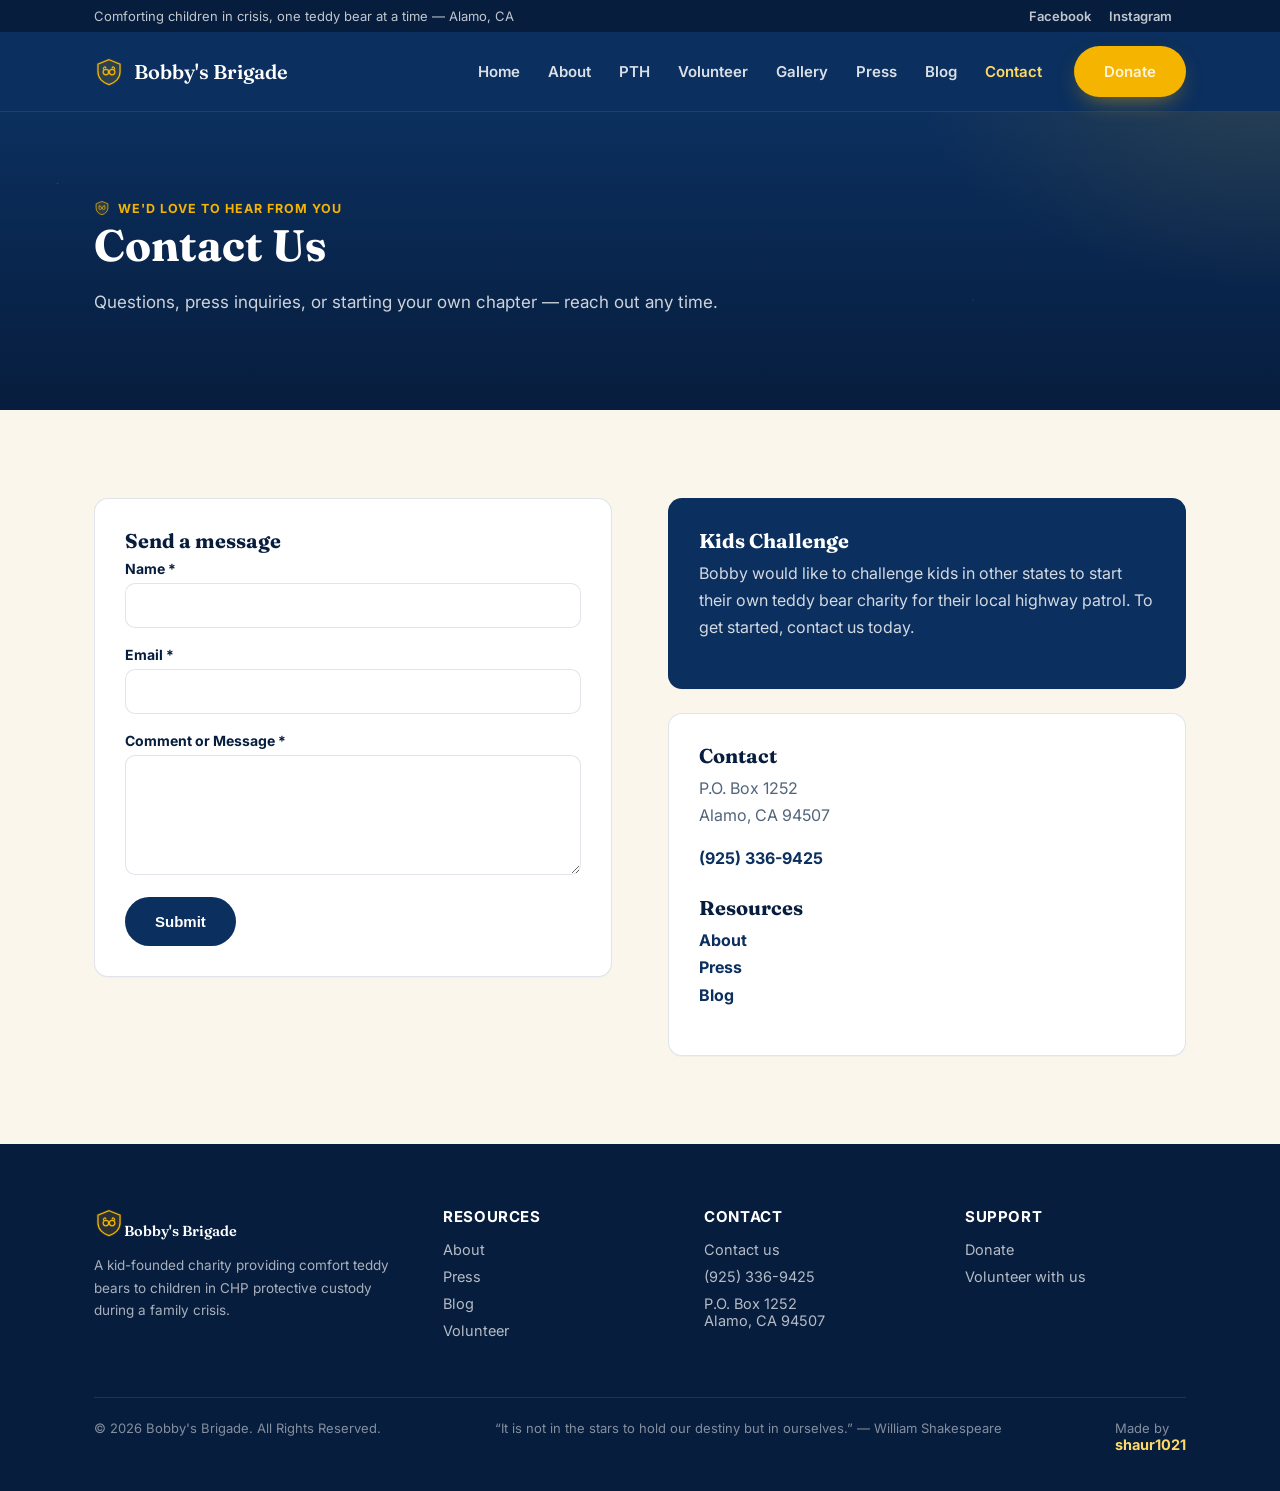
<file: contact.html>
<!DOCTYPE html>
<html lang="en">
<head>
<meta charset="UTF-8">
<meta name="viewport" content="width=device-width, initial-scale=1.0">
<title>Contact | Bobby's Brigade</title>
<meta name="description" content="Get in touch with Bobby's Brigade — questions, press inquiries, or starting your own chapter.">
<link rel="canonical" href="https://www.bobbysbrigade.com/contact">
<meta property="og:type" content="website">
<meta property="og:title" content="Contact | Bobby's Brigade">
<meta property="og:description" content="Get in touch with Bobby's Brigade — questions, press inquiries, or starting your own chapter.">
<meta property="og:url" content="https://www.bobbysbrigade.com/contact">
<meta property="og:site_name" content="Bobby's Brigade">
<meta property="og:image" content="https://www.bobbysbrigade.com/assets/img/og-image.png">
<meta name="twitter:card" content="summary_large_image">
<meta name="twitter:title" content="Contact | Bobby's Brigade">
<meta name="twitter:description" content="Get in touch with Bobby's Brigade — questions, press inquiries, or starting your own chapter.">
<meta name="twitter:image" content="https://www.bobbysbrigade.com/assets/img/og-image.png">
<link rel="icon" type="image/svg+xml" href="assets/img/favicon.svg">
<link rel="apple-touch-icon" href="assets/img/favicon.svg">
<meta name="theme-color" content="#0b2f5e">
<script type="application/ld+json">
{
  "@context": "https://schema.org",
  "@type": "NGO",
  "name": "Bobby's Brigade",
  "url": "https://www.bobbysbrigade.com",
  "logo": "https://www.bobbysbrigade.com/assets/img/favicon.svg",
  "description": "Bobby's Brigade provides comfort teddy bear care packages for children in California Highway Patrol protective custody during a family crisis.",
  "address": {
    "@type": "PostalAddress",
    "postOfficeBoxNumber": "1252",
    "addressLocality": "Alamo",
    "addressRegion": "CA",
    "postalCode": "94507",
    "addressCountry": "US"
  },
  "telephone": "+1-925-336-9425",
  "sameAs": [
    "https://www.facebook.com/BobbysCHPbrigade/",
    "https://www.instagram.com/BobbyandDadsworld/"
  ]
}
</script>
<script type="application/ld+json">
{
  "@context": "https://schema.org",
  "@type": "WebPage",
  "name": "Contact | Bobby's Brigade",
  "description": "Get in touch with Bobby's Brigade — questions, press inquiries, or starting your own chapter.",
  "url": "https://www.bobbysbrigade.com/contact",
  "isPartOf": { "@type": "WebSite", "name": "Bobby's Brigade", "url": "https://www.bobbysbrigade.com" }
}
</script>
<link rel="preconnect" href="https://fonts.googleapis.com">
<link rel="preconnect" href="https://fonts.gstatic.com" crossorigin>
<link href="https://fonts.googleapis.com/css2?family=Fraunces:opsz,wght@9..144,500;9..144,600;9..144,700&family=Inter:wght@400;500;600;700;800&display=swap" rel="stylesheet">
<link rel="stylesheet" href="assets/css/style.css">

</head>
<body>
<header class="site-header">
  <div class="topline">
    <div class="container">
      <span>Comforting children in crisis, one teddy bear at a time — Alamo, CA</span>
      <span class="social">
        <a href="https://www.facebook.com/BobbysCHPbrigade/" target="_blank" rel="noopener">Facebook</a>
        <a href="https://www.instagram.com/BobbyandDadsworld/" target="_blank" rel="noopener">Instagram</a>
      </span>
    </div>
  </div>
  <nav class="main-nav">
    <div class="container">
      <a href="/" class="brand"><svg class="badge-mark" viewBox="0 0 48 48" fill="none" xmlns="http://www.w3.org/2000/svg" aria-hidden="true">
<path d="M24 2 L44 10 V24 C44 35 35.5 43.5 24 46.5 C12.5 43.5 4 35 4 24 V10 Z" fill="currentColor" opacity="0.14"/>
<path d="M24 4.4 L41.6 11.4 V24 C41.6 33.8 34.1 41.3 24 44.1 C13.9 41.3 6.4 33.8 6.4 24 V11.4 Z" stroke="currentColor" stroke-width="2"/>
<circle cx="19" cy="24" r="4.4" stroke="currentColor" stroke-width="2"/>
<circle cx="29" cy="24" r="4.4" stroke="currentColor" stroke-width="2"/>
<path d="M15 19 C15.5 15.5 18 15 19 17.5" stroke="currentColor" stroke-width="2" stroke-linecap="round"/>
<path d="M33 19 C32.5 15.5 30 15 29 17.5" stroke="currentColor" stroke-width="2" stroke-linecap="round"/>
</svg>Bobby's Brigade</a>
      <button class="nav-toggle" aria-label="Toggle menu" aria-expanded="false">&#9776;</button>
      <div class="nav-links">
        <a href="/">Home</a>
<a href="/about">About</a>
<a href="/pth">PTH</a>
<a href="/volunteer">Volunteer</a>
<a href="/gallery">Gallery</a>
<a href="/press">Press</a>
<a href="/blog">Blog</a>
<a href="/contact" style="color:var(--gold-light)">Contact</a>
        <a href="/donate" class="btn btn-gold">Donate</a>
      </div>
    </div>
  </nav>
</header>


<section class="page-hero">
  <div class="container">
    <div class="eyebrow"><svg class="badge-mark" viewBox="0 0 48 48" fill="none" xmlns="http://www.w3.org/2000/svg" aria-hidden="true">
<path d="M24 2 L44 10 V24 C44 35 35.5 43.5 24 46.5 C12.5 43.5 4 35 4 24 V10 Z" fill="currentColor" opacity="0.14"/>
<path d="M24 4.4 L41.6 11.4 V24 C41.6 33.8 34.1 41.3 24 44.1 C13.9 41.3 6.4 33.8 6.4 24 V11.4 Z" stroke="currentColor" stroke-width="2"/>
<circle cx="19" cy="24" r="4.4" stroke="currentColor" stroke-width="2"/>
<circle cx="29" cy="24" r="4.4" stroke="currentColor" stroke-width="2"/>
<path d="M15 19 C15.5 15.5 18 15 19 17.5" stroke="currentColor" stroke-width="2" stroke-linecap="round"/>
<path d="M33 19 C32.5 15.5 30 15 29 17.5" stroke="currentColor" stroke-width="2" stroke-linecap="round"/>
</svg>We'd love to hear from you</div>
    <h1>Contact Us</h1>
    <p>Questions, press inquiries, or starting your own chapter &mdash; reach out any time.</p>
  </div>
</section>
<section>
  <div class="container">
    <div class="grid grid-2" style="gap:56px;align-items:start;">
      <div class="card" data-reveal>
        <h3>Send a message</h3>
        <form action="https://formsubmit.co/mark@bobbysbrigade.com" method="POST">
          <div class="form-field">
            <label for="name">Name *</label>
            <input type="text" id="name" name="name" required>
          </div>
          <div class="form-field">
            <label for="email">Email *</label>
            <input type="email" id="email" name="email" required>
          </div>
          <div class="form-field">
            <label for="message">Comment or Message *</label>
            <textarea id="message" name="message" required></textarea>
          </div>
          <button type="submit" class="btn btn-navy">Submit</button>
        </form>
      </div>
      <div data-reveal>
        <div class="card" style="background:var(--navy);color:var(--white);margin-bottom:24px;">
          <h3 style="color:var(--white);">Kids Challenge</h3>
          <p style="color:rgba(255,255,255,.82);">Bobby would like to challenge kids in other states to start their own teddy bear charity for their local highway patrol. To get started, contact us today.</p>
        </div>
        <div class="card">
          <h3>Contact</h3>
          <p>P.O. Box 1252<br>Alamo, CA 94507</p>
          <p><a href="tel:925-336-9425" style="color:var(--navy);font-weight:700;">(925) 336-9425</a></p>
          <h3 style="margin-top:24px;">Resources</h3>
          <p>
            <a href="/about" style="color:var(--navy);font-weight:700;display:block;">About</a>
            <a href="/press" style="color:var(--navy);font-weight:700;display:block;">Press</a>
            <a href="/blog" style="color:var(--navy);font-weight:700;display:block;">Blog</a>
          </p>
        </div>
      </div>
    </div>
  </div>
</section>


<footer class="site-footer">
  <div class="container">
    <div class="grid-4">
      <div>
        <a href="/" class="brand" style="color:var(--white);"><svg class="badge-mark" viewBox="0 0 48 48" fill="none" xmlns="http://www.w3.org/2000/svg" aria-hidden="true">
<path d="M24 2 L44 10 V24 C44 35 35.5 43.5 24 46.5 C12.5 43.5 4 35 4 24 V10 Z" fill="currentColor" opacity="0.14"/>
<path d="M24 4.4 L41.6 11.4 V24 C41.6 33.8 34.1 41.3 24 44.1 C13.9 41.3 6.4 33.8 6.4 24 V11.4 Z" stroke="currentColor" stroke-width="2"/>
<circle cx="19" cy="24" r="4.4" stroke="currentColor" stroke-width="2"/>
<circle cx="29" cy="24" r="4.4" stroke="currentColor" stroke-width="2"/>
<path d="M15 19 C15.5 15.5 18 15 19 17.5" stroke="currentColor" stroke-width="2" stroke-linecap="round"/>
<path d="M33 19 C32.5 15.5 30 15 29 17.5" stroke="currentColor" stroke-width="2" stroke-linecap="round"/>
</svg>Bobby's Brigade</a>
        <p class="small" style="color:rgba(255,255,255,.65);max-width:36ch;">A kid-founded charity providing comfort teddy bears to children in CHP protective custody during a family crisis.</p>
      </div>
      <div>
        <h4>Resources</h4>
        <a href="/about">About</a>
        <a href="/press">Press</a>
        <a href="/blog">Blog</a>
        <a href="/volunteer">Volunteer</a>
      </div>
      <div>
        <h4>Contact</h4>
        <a href="/contact">Contact us</a>
        <a href="tel:925-336-9425">(925) 336-9425</a>
        <span style="display:block;font-size:14.5px;color:rgba(255,255,255,.7);">P.O. Box 1252<br>Alamo, CA 94507</span>
      </div>
      <div>
        <h4>Support</h4>
        <a href="/donate">Donate</a>
        <a href="/volunteer">Volunteer with us</a>
      </div>
    </div>
    <div class="footer-bottom">
      <span>&copy; 2026 Bobby's Brigade. All Rights Reserved.</span>
      <span>&ldquo;It is not in the stars to hold our destiny but in ourselves.&rdquo; &mdash; William Shakespeare</span>
      <span>Made by <a href="/made-by" style="color:var(--gold-light);font-weight:700;">shaur1021</a></span>
    </div>
  </div>
</footer>

<script src="assets/js/main.js"></script>

</body>
</html>
</file>
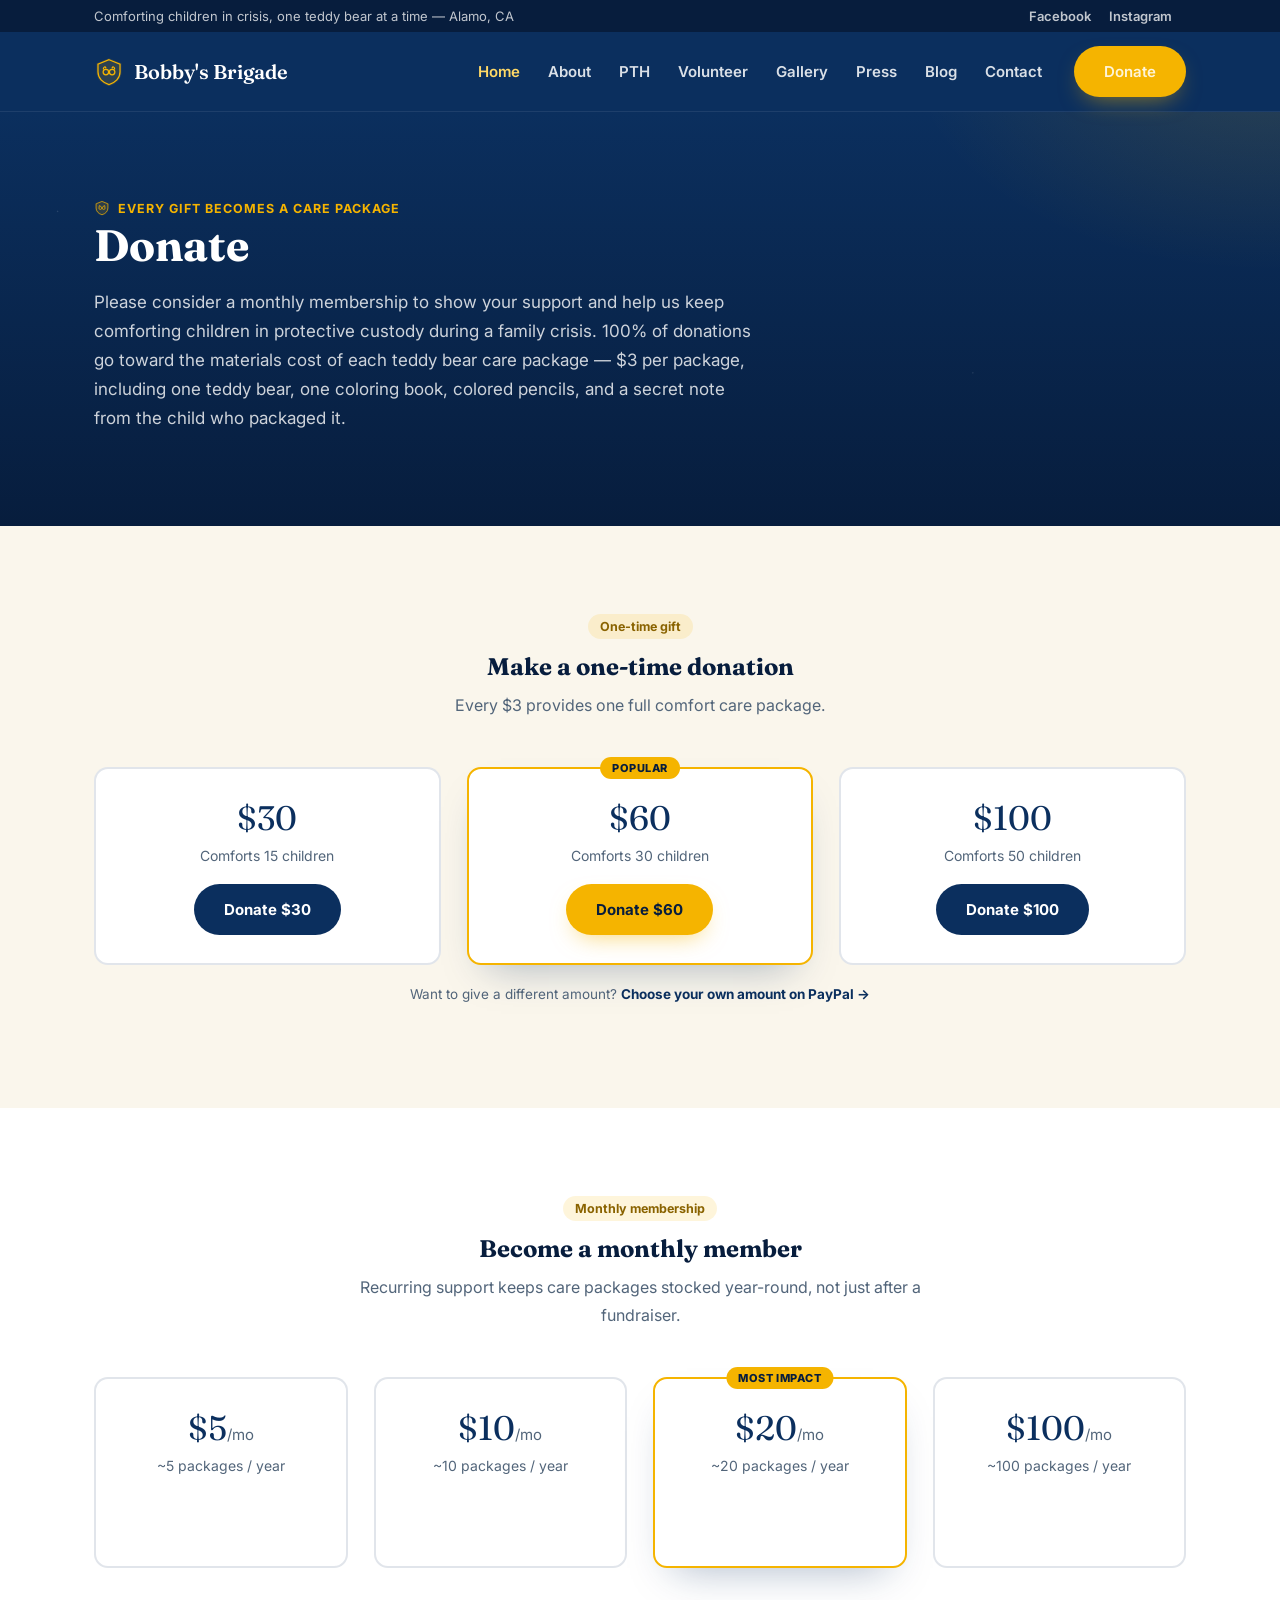
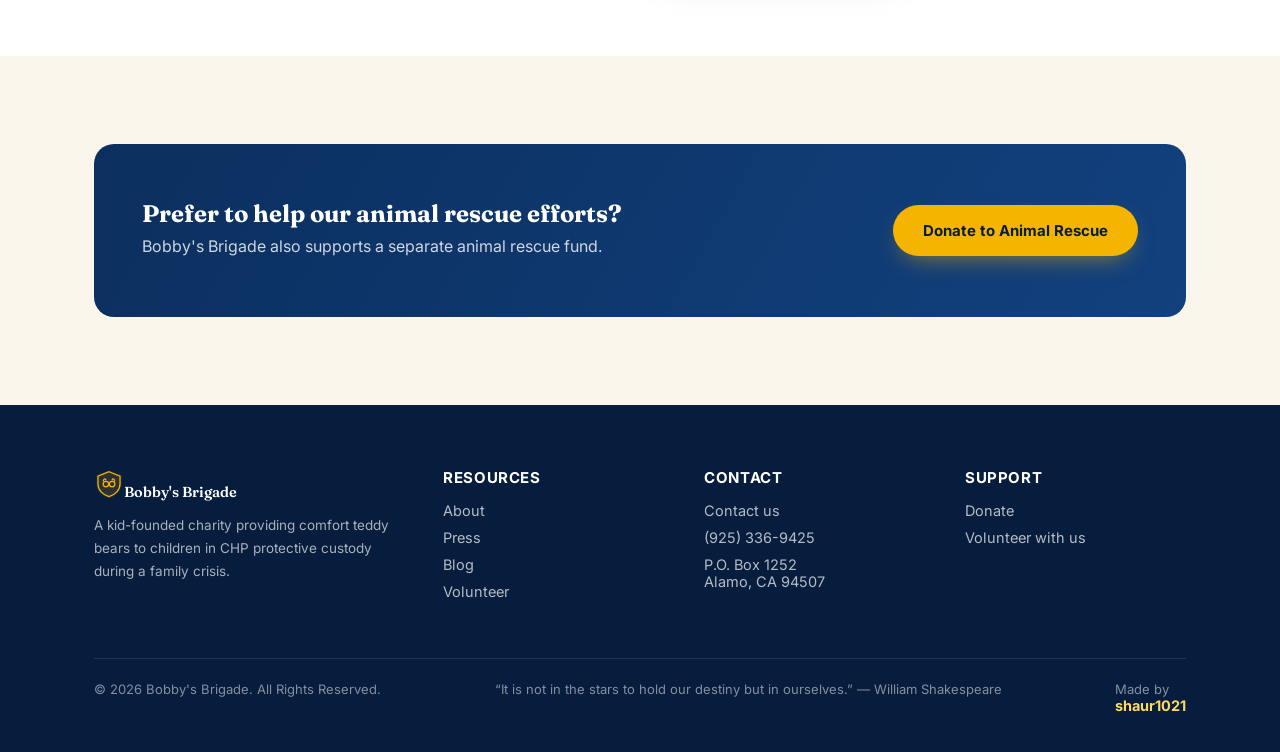
<file: donate.html>
<!DOCTYPE html>
<html lang="en">
<head>
<meta charset="UTF-8">
<meta name="viewport" content="width=device-width, initial-scale=1.0">
<title>Donate | Bobby's Brigade</title>
<meta name="description" content="Support Bobby's Brigade with a one-time gift or monthly membership — every $3 funds one comfort care package for a child in crisis.">
<link rel="canonical" href="https://www.bobbysbrigade.com/donate">
<meta property="og:type" content="website">
<meta property="og:title" content="Donate | Bobby's Brigade">
<meta property="og:description" content="Support Bobby's Brigade with a one-time gift or monthly membership — every $3 funds one comfort care package for a child in crisis.">
<meta property="og:url" content="https://www.bobbysbrigade.com/donate">
<meta property="og:site_name" content="Bobby's Brigade">
<meta property="og:image" content="https://www.bobbysbrigade.com/assets/img/og-image.png">
<meta name="twitter:card" content="summary_large_image">
<meta name="twitter:title" content="Donate | Bobby's Brigade">
<meta name="twitter:description" content="Support Bobby's Brigade with a one-time gift or monthly membership — every $3 funds one comfort care package for a child in crisis.">
<meta name="twitter:image" content="https://www.bobbysbrigade.com/assets/img/og-image.png">
<link rel="icon" type="image/svg+xml" href="assets/img/favicon.svg">
<link rel="apple-touch-icon" href="assets/img/favicon.svg">
<meta name="theme-color" content="#0b2f5e">
<script type="application/ld+json">
{
  "@context": "https://schema.org",
  "@type": "NGO",
  "name": "Bobby's Brigade",
  "url": "https://www.bobbysbrigade.com",
  "logo": "https://www.bobbysbrigade.com/assets/img/favicon.svg",
  "description": "Bobby's Brigade provides comfort teddy bear care packages for children in California Highway Patrol protective custody during a family crisis.",
  "address": {
    "@type": "PostalAddress",
    "postOfficeBoxNumber": "1252",
    "addressLocality": "Alamo",
    "addressRegion": "CA",
    "postalCode": "94507",
    "addressCountry": "US"
  },
  "telephone": "+1-925-336-9425",
  "sameAs": [
    "https://www.facebook.com/BobbysCHPbrigade/",
    "https://www.instagram.com/BobbyandDadsworld/"
  ]
}
</script>
<script type="application/ld+json">
{
  "@context": "https://schema.org",
  "@type": "WebPage",
  "name": "Donate | Bobby's Brigade",
  "description": "Support Bobby's Brigade with a one-time gift or monthly membership — every $3 funds one comfort care package for a child in crisis.",
  "url": "https://www.bobbysbrigade.com/donate",
  "isPartOf": { "@type": "WebSite", "name": "Bobby's Brigade", "url": "https://www.bobbysbrigade.com" }
}
</script>
<link rel="preconnect" href="https://fonts.googleapis.com">
<link rel="preconnect" href="https://fonts.gstatic.com" crossorigin>
<link href="https://fonts.googleapis.com/css2?family=Fraunces:opsz,wght@9..144,500;9..144,600;9..144,700&family=Inter:wght@400;500;600;700;800&display=swap" rel="stylesheet">
<link rel="stylesheet" href="assets/css/style.css">

</head>
<body>
<header class="site-header">
  <div class="topline">
    <div class="container">
      <span>Comforting children in crisis, one teddy bear at a time — Alamo, CA</span>
      <span class="social">
        <a href="https://www.facebook.com/BobbysCHPbrigade/" target="_blank" rel="noopener">Facebook</a>
        <a href="https://www.instagram.com/BobbyandDadsworld/" target="_blank" rel="noopener">Instagram</a>
      </span>
    </div>
  </div>
  <nav class="main-nav">
    <div class="container">
      <a href="/" class="brand"><svg class="badge-mark" viewBox="0 0 48 48" fill="none" xmlns="http://www.w3.org/2000/svg" aria-hidden="true">
<path d="M24 2 L44 10 V24 C44 35 35.5 43.5 24 46.5 C12.5 43.5 4 35 4 24 V10 Z" fill="currentColor" opacity="0.14"/>
<path d="M24 4.4 L41.6 11.4 V24 C41.6 33.8 34.1 41.3 24 44.1 C13.9 41.3 6.4 33.8 6.4 24 V11.4 Z" stroke="currentColor" stroke-width="2"/>
<circle cx="19" cy="24" r="4.4" stroke="currentColor" stroke-width="2"/>
<circle cx="29" cy="24" r="4.4" stroke="currentColor" stroke-width="2"/>
<path d="M15 19 C15.5 15.5 18 15 19 17.5" stroke="currentColor" stroke-width="2" stroke-linecap="round"/>
<path d="M33 19 C32.5 15.5 30 15 29 17.5" stroke="currentColor" stroke-width="2" stroke-linecap="round"/>
</svg>Bobby's Brigade</a>
      <button class="nav-toggle" aria-label="Toggle menu" aria-expanded="false">&#9776;</button>
      <div class="nav-links">
        <a href="/" style="color:var(--gold-light)">Home</a>
<a href="/about">About</a>
<a href="/pth">PTH</a>
<a href="/volunteer">Volunteer</a>
<a href="/gallery">Gallery</a>
<a href="/press">Press</a>
<a href="/blog">Blog</a>
<a href="/contact">Contact</a>
        <a href="/donate" class="btn btn-gold">Donate</a>
      </div>
    </div>
  </nav>
</header>


<section class="page-hero">
  <div class="container">
    <div class="eyebrow"><svg class="badge-mark" viewBox="0 0 48 48" fill="none" xmlns="http://www.w3.org/2000/svg" aria-hidden="true">
<path d="M24 2 L44 10 V24 C44 35 35.5 43.5 24 46.5 C12.5 43.5 4 35 4 24 V10 Z" fill="currentColor" opacity="0.14"/>
<path d="M24 4.4 L41.6 11.4 V24 C41.6 33.8 34.1 41.3 24 44.1 C13.9 41.3 6.4 33.8 6.4 24 V11.4 Z" stroke="currentColor" stroke-width="2"/>
<circle cx="19" cy="24" r="4.4" stroke="currentColor" stroke-width="2"/>
<circle cx="29" cy="24" r="4.4" stroke="currentColor" stroke-width="2"/>
<path d="M15 19 C15.5 15.5 18 15 19 17.5" stroke="currentColor" stroke-width="2" stroke-linecap="round"/>
<path d="M33 19 C32.5 15.5 30 15 29 17.5" stroke="currentColor" stroke-width="2" stroke-linecap="round"/>
</svg>Every gift becomes a care package</div>
    <h1>Donate</h1>
    <p>Please consider a monthly membership to show your support and help us keep comforting children in protective custody during a family crisis. 100% of donations go toward the materials cost of each teddy bear care package &mdash; $3 per package, including one teddy bear, one coloring book, colored pencils, and a secret note from the child who packaged it.</p>
  </div>
</section>

<section>
  <div class="container">
    <div class="section-head">
      <span class="tag-pill">One-time gift</span>
      <h2>Make a one-time donation</h2>
      <p>Every $3 provides one full comfort care package.</p>
    </div>
    <div class="grid grid-3">
      <div class="tier-card" data-reveal>
        <div class="amount">$30</div>
        <div class="impact">Comforts 15 children</div>
        <a class="btn btn-navy" href="https://www.paypal.com/donate?hosted_button_id=7FZ6WCZMBCP8Q" target="_blank" rel="noopener">Donate $30</a>
      </div>
      <div class="tier-card featured" data-reveal>
        <span class="tag">Popular</span>
        <div class="amount">$60</div>
        <div class="impact">Comforts 30 children</div>
        <a class="btn btn-gold" href="https://www.paypal.com/donate?hosted_button_id=7FZ6WCZMBCP8Q" target="_blank" rel="noopener">Donate $60</a>
      </div>
      <div class="tier-card" data-reveal>
        <div class="amount">$100</div>
        <div class="impact">Comforts 50 children</div>
        <a class="btn btn-navy" href="https://www.paypal.com/donate?hosted_button_id=7FZ6WCZMBCP8Q" target="_blank" rel="noopener">Donate $100</a>
      </div>
    </div>
    <p class="text-center small" style="margin-top:18px;">Want to give a different amount? <a href="https://www.paypal.com/donate?hosted_button_id=7FZ6WCZMBCP8Q" target="_blank" rel="noopener" style="color:var(--navy);font-weight:700;">Choose your own amount on PayPal &rarr;</a></p>
  </div>
</section>

<section style="background:var(--white);">
  <div class="container">
    <div class="section-head">
      <span class="tag-pill">Monthly membership</span>
      <h2>Become a monthly member</h2>
      <p>Recurring support keeps care packages stocked year-round, not just after a fundraiser.</p>
    </div>
    <div class="grid" style="grid-template-columns:repeat(4,1fr);">
      <div class="tier-card" data-reveal>
        <div class="amount">$5<span>/mo</span></div>
        <div class="impact">~5 packages / year</div>
        <div id="paypal-button-container-P-1RV99540C94716933MYNRHFA" class="donate-embed"></div>
      </div>
      <div class="tier-card" data-reveal>
        <div class="amount">$10<span>/mo</span></div>
        <div class="impact">~10 packages / year</div>
        <div id="paypal-button-container-P-13G7818964501841EMYNRLYQ" class="donate-embed"></div>
      </div>
      <div class="tier-card featured" data-reveal>
        <span class="tag">Most impact</span>
        <div class="amount">$20<span>/mo</span></div>
        <div class="impact">~20 packages / year</div>
        <div id="paypal-button-container-P-7WY01937BW2555921MYNRNEA" class="donate-embed"></div>
      </div>
      <div class="tier-card" data-reveal>
        <div class="amount">$100<span>/mo</span></div>
        <div class="impact">~100 packages / year</div>
        <div id="paypal-button-container-P-0MS253011N697771UMYOE3CA" class="donate-embed"></div>
      </div>
    </div>
  </div>
</section>

<section>
  <div class="container">
    <div class="cta-band" data-reveal>
      <div>
        <h2>Prefer to help our animal rescue efforts?</h2>
        <p>Bobby's Brigade also supports a separate animal rescue fund.</p>
      </div>
      <a href="https://www.paypal.com/donate?hosted_button_id=9VGA5BJ8H5PMY" target="_blank" rel="noopener" class="btn btn-gold">Donate to Animal Rescue</a>
    </div>
  </div>
</section>


<footer class="site-footer">
  <div class="container">
    <div class="grid-4">
      <div>
        <a href="/" class="brand" style="color:var(--white);"><svg class="badge-mark" viewBox="0 0 48 48" fill="none" xmlns="http://www.w3.org/2000/svg" aria-hidden="true">
<path d="M24 2 L44 10 V24 C44 35 35.5 43.5 24 46.5 C12.5 43.5 4 35 4 24 V10 Z" fill="currentColor" opacity="0.14"/>
<path d="M24 4.4 L41.6 11.4 V24 C41.6 33.8 34.1 41.3 24 44.1 C13.9 41.3 6.4 33.8 6.4 24 V11.4 Z" stroke="currentColor" stroke-width="2"/>
<circle cx="19" cy="24" r="4.4" stroke="currentColor" stroke-width="2"/>
<circle cx="29" cy="24" r="4.4" stroke="currentColor" stroke-width="2"/>
<path d="M15 19 C15.5 15.5 18 15 19 17.5" stroke="currentColor" stroke-width="2" stroke-linecap="round"/>
<path d="M33 19 C32.5 15.5 30 15 29 17.5" stroke="currentColor" stroke-width="2" stroke-linecap="round"/>
</svg>Bobby's Brigade</a>
        <p class="small" style="color:rgba(255,255,255,.65);max-width:36ch;">A kid-founded charity providing comfort teddy bears to children in CHP protective custody during a family crisis.</p>
      </div>
      <div>
        <h4>Resources</h4>
        <a href="/about">About</a>
        <a href="/press">Press</a>
        <a href="/blog">Blog</a>
        <a href="/volunteer">Volunteer</a>
      </div>
      <div>
        <h4>Contact</h4>
        <a href="/contact">Contact us</a>
        <a href="tel:925-336-9425">(925) 336-9425</a>
        <span style="display:block;font-size:14.5px;color:rgba(255,255,255,.7);">P.O. Box 1252<br>Alamo, CA 94507</span>
      </div>
      <div>
        <h4>Support</h4>
        <a href="/donate">Donate</a>
        <a href="/volunteer">Volunteer with us</a>
      </div>
    </div>
    <div class="footer-bottom">
      <span>&copy; 2026 Bobby's Brigade. All Rights Reserved.</span>
      <span>&ldquo;It is not in the stars to hold our destiny but in ourselves.&rdquo; &mdash; William Shakespeare</span>
      <span>Made by <a href="/made-by" style="color:var(--gold-light);font-weight:700;">shaur1021</a></span>
    </div>
  </div>
</footer>

<script src="assets/js/main.js"></script>
<script src="https://www.paypal.com/sdk/js?client-id=AZxRjSGWi1m3WRJkeefcQ-Ya4XdLqYVm-ex8j47kd6w-5vPggTIbXfaqVAFrZ6PCkea8sOEgkLfqPPGh&vault=true&intent=subscription" data-sdk-integration-source="button-factory"></script>
<script>
  function renderSub(planId, containerId){
    if (window.paypal && paypal.Buttons) {
      paypal.Buttons({
        style: { shape: 'pill', color: 'gold', layout: 'vertical', label: 'subscribe' },
        createSubscription: function(data, actions) {
          return actions.subscription.create({ plan_id: planId });
        },
        onApprove: function(data) {
          window.location.href = '/thank-you';
        }
      }).render('#' + containerId);
    }
  }
  window.addEventListener('load', function () {
    renderSub('P-1RV99540C94716933MYNRHFA', 'paypal-button-container-P-1RV99540C94716933MYNRHFA');
    renderSub('P-13G7818964501841EMYNRLYQ', 'paypal-button-container-P-13G7818964501841EMYNRLYQ');
    renderSub('P-7WY01937BW2555921MYNRNEA', 'paypal-button-container-P-7WY01937BW2555921MYNRNEA');
    renderSub('P-0MS253011N697771UMYOE3CA', 'paypal-button-container-P-0MS253011N697771UMYOE3CA');
  });
</script>
</body>
</html>
</file>
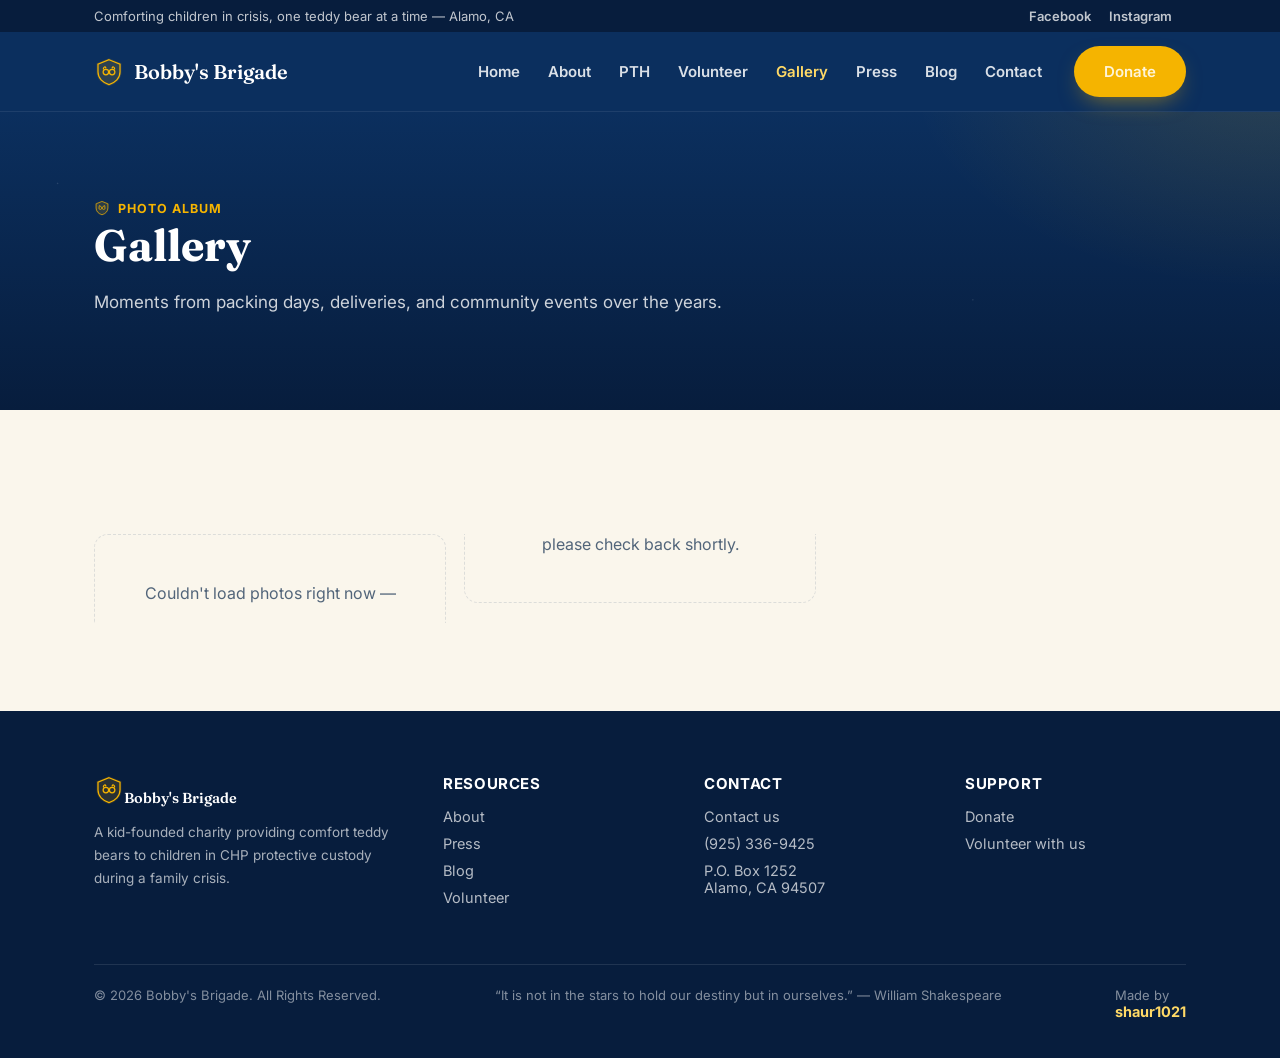
<file: gallery.html>
<!DOCTYPE html>
<html lang="en">
<head>
<meta charset="UTF-8">
<meta name="viewport" content="width=device-width, initial-scale=1.0">
<title>Gallery | Bobby's Brigade</title>
<meta name="description" content="Photos from Bobby's Brigade packing days, deliveries, and community events over the years.">
<link rel="canonical" href="https://www.bobbysbrigade.com/gallery">
<meta property="og:type" content="website">
<meta property="og:title" content="Gallery | Bobby's Brigade">
<meta property="og:description" content="Photos from Bobby's Brigade packing days, deliveries, and community events over the years.">
<meta property="og:url" content="https://www.bobbysbrigade.com/gallery">
<meta property="og:site_name" content="Bobby's Brigade">
<meta property="og:image" content="https://www.bobbysbrigade.com/assets/img/og-image.png">
<meta name="twitter:card" content="summary_large_image">
<meta name="twitter:title" content="Gallery | Bobby's Brigade">
<meta name="twitter:description" content="Photos from Bobby's Brigade packing days, deliveries, and community events over the years.">
<meta name="twitter:image" content="https://www.bobbysbrigade.com/assets/img/og-image.png">
<link rel="icon" type="image/svg+xml" href="assets/img/favicon.svg">
<link rel="apple-touch-icon" href="assets/img/favicon.svg">
<meta name="theme-color" content="#0b2f5e">
<script type="application/ld+json">
{
  "@context": "https://schema.org",
  "@type": "NGO",
  "name": "Bobby's Brigade",
  "url": "https://www.bobbysbrigade.com",
  "logo": "https://www.bobbysbrigade.com/assets/img/favicon.svg",
  "description": "Bobby's Brigade provides comfort teddy bear care packages for children in California Highway Patrol protective custody during a family crisis.",
  "address": {
    "@type": "PostalAddress",
    "postOfficeBoxNumber": "1252",
    "addressLocality": "Alamo",
    "addressRegion": "CA",
    "postalCode": "94507",
    "addressCountry": "US"
  },
  "telephone": "+1-925-336-9425",
  "sameAs": [
    "https://www.facebook.com/BobbysCHPbrigade/",
    "https://www.instagram.com/BobbyandDadsworld/"
  ]
}
</script>
<script type="application/ld+json">
{
  "@context": "https://schema.org",
  "@type": "WebPage",
  "name": "Gallery | Bobby's Brigade",
  "description": "Photos from Bobby's Brigade packing days, deliveries, and community events over the years.",
  "url": "https://www.bobbysbrigade.com/gallery",
  "isPartOf": { "@type": "WebSite", "name": "Bobby's Brigade", "url": "https://www.bobbysbrigade.com" }
}
</script>
<link rel="preconnect" href="https://fonts.googleapis.com">
<link rel="preconnect" href="https://fonts.gstatic.com" crossorigin>
<link href="https://fonts.googleapis.com/css2?family=Fraunces:opsz,wght@9..144,500;9..144,600;9..144,700&family=Inter:wght@400;500;600;700;800&display=swap" rel="stylesheet">
<link rel="stylesheet" href="assets/css/style.css">

</head>
<body>
<header class="site-header">
  <div class="topline">
    <div class="container">
      <span>Comforting children in crisis, one teddy bear at a time — Alamo, CA</span>
      <span class="social">
        <a href="https://www.facebook.com/BobbysCHPbrigade/" target="_blank" rel="noopener">Facebook</a>
        <a href="https://www.instagram.com/BobbyandDadsworld/" target="_blank" rel="noopener">Instagram</a>
      </span>
    </div>
  </div>
  <nav class="main-nav">
    <div class="container">
      <a href="/" class="brand"><svg class="badge-mark" viewBox="0 0 48 48" fill="none" xmlns="http://www.w3.org/2000/svg" aria-hidden="true">
<path d="M24 2 L44 10 V24 C44 35 35.5 43.5 24 46.5 C12.5 43.5 4 35 4 24 V10 Z" fill="currentColor" opacity="0.14"/>
<path d="M24 4.4 L41.6 11.4 V24 C41.6 33.8 34.1 41.3 24 44.1 C13.9 41.3 6.4 33.8 6.4 24 V11.4 Z" stroke="currentColor" stroke-width="2"/>
<circle cx="19" cy="24" r="4.4" stroke="currentColor" stroke-width="2"/>
<circle cx="29" cy="24" r="4.4" stroke="currentColor" stroke-width="2"/>
<path d="M15 19 C15.5 15.5 18 15 19 17.5" stroke="currentColor" stroke-width="2" stroke-linecap="round"/>
<path d="M33 19 C32.5 15.5 30 15 29 17.5" stroke="currentColor" stroke-width="2" stroke-linecap="round"/>
</svg>Bobby's Brigade</a>
      <button class="nav-toggle" aria-label="Toggle menu" aria-expanded="false">&#9776;</button>
      <div class="nav-links">
        <a href="/">Home</a>
<a href="/about">About</a>
<a href="/pth">PTH</a>
<a href="/volunteer">Volunteer</a>
<a href="/gallery" style="color:var(--gold-light)">Gallery</a>
<a href="/press">Press</a>
<a href="/blog">Blog</a>
<a href="/contact">Contact</a>
        <a href="/donate" class="btn btn-gold">Donate</a>
      </div>
    </div>
  </nav>
</header>


<section class="page-hero">
  <div class="container">
    <div class="eyebrow"><svg class="badge-mark" viewBox="0 0 48 48" fill="none" xmlns="http://www.w3.org/2000/svg" aria-hidden="true">
<path d="M24 2 L44 10 V24 C44 35 35.5 43.5 24 46.5 C12.5 43.5 4 35 4 24 V10 Z" fill="currentColor" opacity="0.14"/>
<path d="M24 4.4 L41.6 11.4 V24 C41.6 33.8 34.1 41.3 24 44.1 C13.9 41.3 6.4 33.8 6.4 24 V11.4 Z" stroke="currentColor" stroke-width="2"/>
<circle cx="19" cy="24" r="4.4" stroke="currentColor" stroke-width="2"/>
<circle cx="29" cy="24" r="4.4" stroke="currentColor" stroke-width="2"/>
<path d="M15 19 C15.5 15.5 18 15 19 17.5" stroke="currentColor" stroke-width="2" stroke-linecap="round"/>
<path d="M33 19 C32.5 15.5 30 15 29 17.5" stroke="currentColor" stroke-width="2" stroke-linecap="round"/>
</svg>Photo Album</div>
    <h1>Gallery</h1>
    <p>Moments from packing days, deliveries, and community events over the years.</p>
  </div>
</section>

<section>
  <div class="container">
    <div id="gallery-filters" class="gallery-filters"></div>
    <div id="gallery-grid" class="gallery-grid">
      <div class="empty-state">Loading photos&hellip;</div>
    </div>
  </div>
</section>


<footer class="site-footer">
  <div class="container">
    <div class="grid-4">
      <div>
        <a href="/" class="brand" style="color:var(--white);"><svg class="badge-mark" viewBox="0 0 48 48" fill="none" xmlns="http://www.w3.org/2000/svg" aria-hidden="true">
<path d="M24 2 L44 10 V24 C44 35 35.5 43.5 24 46.5 C12.5 43.5 4 35 4 24 V10 Z" fill="currentColor" opacity="0.14"/>
<path d="M24 4.4 L41.6 11.4 V24 C41.6 33.8 34.1 41.3 24 44.1 C13.9 41.3 6.4 33.8 6.4 24 V11.4 Z" stroke="currentColor" stroke-width="2"/>
<circle cx="19" cy="24" r="4.4" stroke="currentColor" stroke-width="2"/>
<circle cx="29" cy="24" r="4.4" stroke="currentColor" stroke-width="2"/>
<path d="M15 19 C15.5 15.5 18 15 19 17.5" stroke="currentColor" stroke-width="2" stroke-linecap="round"/>
<path d="M33 19 C32.5 15.5 30 15 29 17.5" stroke="currentColor" stroke-width="2" stroke-linecap="round"/>
</svg>Bobby's Brigade</a>
        <p class="small" style="color:rgba(255,255,255,.65);max-width:36ch;">A kid-founded charity providing comfort teddy bears to children in CHP protective custody during a family crisis.</p>
      </div>
      <div>
        <h4>Resources</h4>
        <a href="/about">About</a>
        <a href="/press">Press</a>
        <a href="/blog">Blog</a>
        <a href="/volunteer">Volunteer</a>
      </div>
      <div>
        <h4>Contact</h4>
        <a href="/contact">Contact us</a>
        <a href="tel:925-336-9425">(925) 336-9425</a>
        <span style="display:block;font-size:14.5px;color:rgba(255,255,255,.7);">P.O. Box 1252<br>Alamo, CA 94507</span>
      </div>
      <div>
        <h4>Support</h4>
        <a href="/donate">Donate</a>
        <a href="/volunteer">Volunteer with us</a>
      </div>
    </div>
    <div class="footer-bottom">
      <span>&copy; 2026 Bobby's Brigade. All Rights Reserved.</span>
      <span>&ldquo;It is not in the stars to hold our destiny but in ourselves.&rdquo; &mdash; William Shakespeare</span>
      <span>Made by <a href="/made-by" style="color:var(--gold-light);font-weight:700;">shaur1021</a></span>
    </div>
  </div>
</footer>

<script src="assets/js/main.js"></script>
<script src="assets/js/gallery.js"></script>
</body>
</html>
</file>
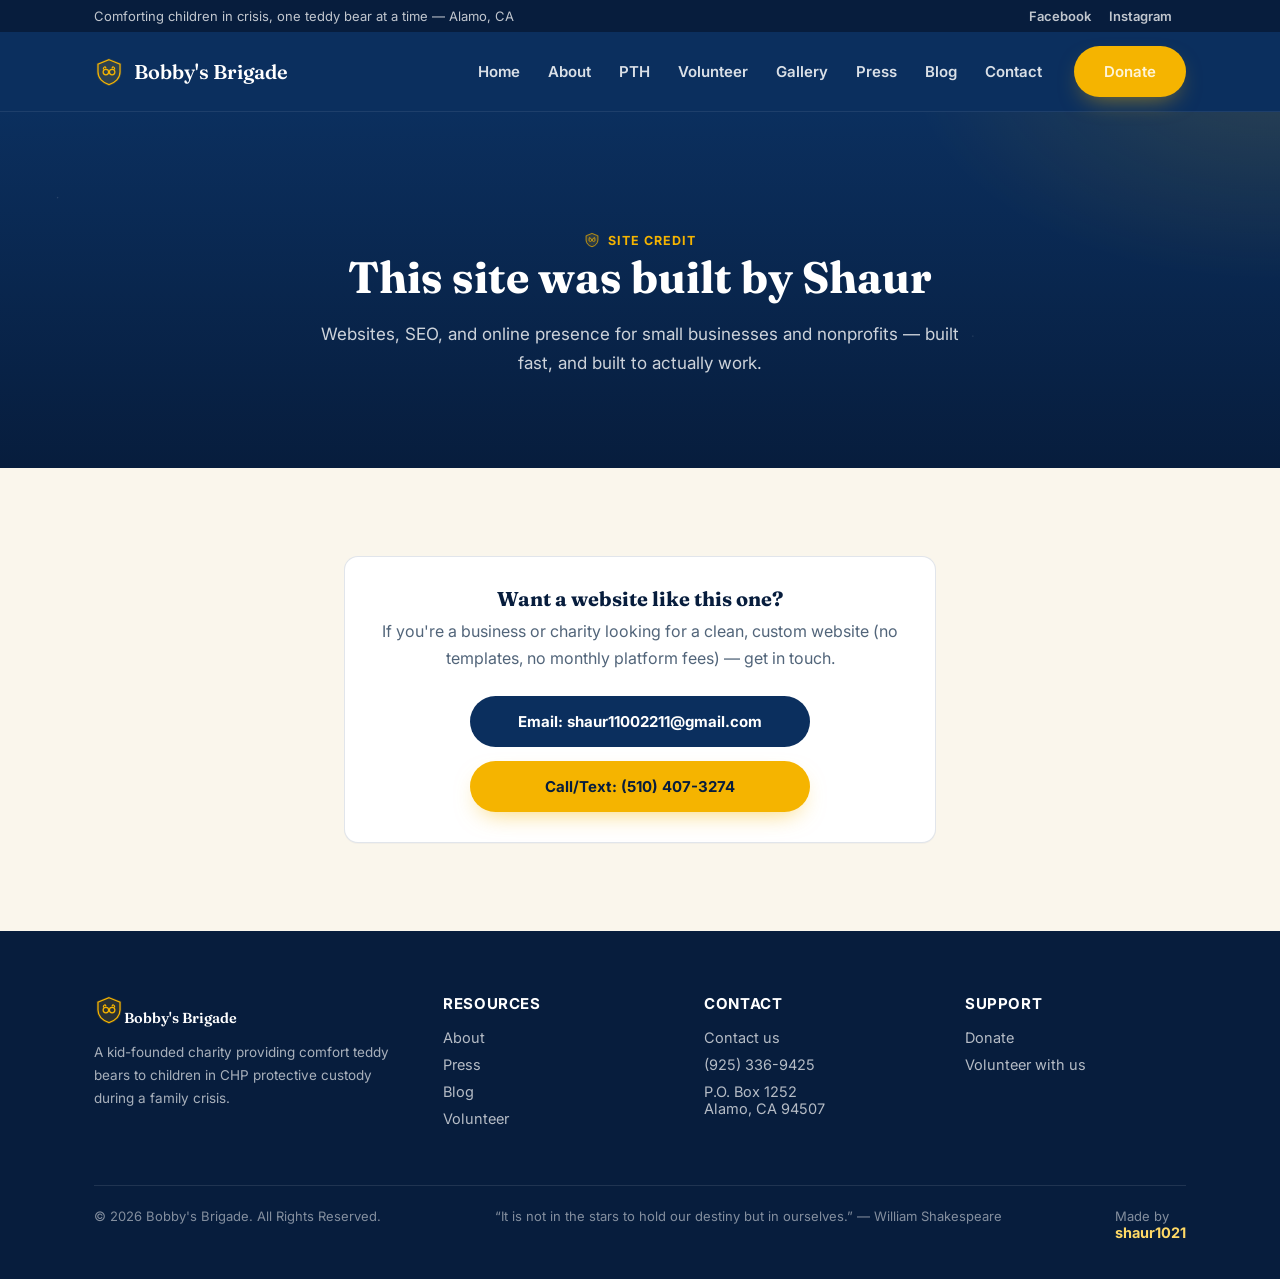
<file: made-by.html>
<!DOCTYPE html>
<html lang="en">
<head>
<meta charset="UTF-8">
<meta name="viewport" content="width=device-width, initial-scale=1.0">
<title>Site by Shaur | Bobby's Brigade</title>
<meta name="description" content="This website was built by Shaur — get in touch for a custom website for your business or nonprofit.">
<link rel="canonical" href="https://www.bobbysbrigade.com/made-by">
<meta property="og:type" content="website">
<meta property="og:title" content="Site by Shaur | Bobby's Brigade">
<meta property="og:description" content="This website was built by Shaur — get in touch for a custom website for your business or nonprofit.">
<meta property="og:url" content="https://www.bobbysbrigade.com/made-by">
<meta property="og:site_name" content="Bobby's Brigade">
<meta property="og:image" content="https://www.bobbysbrigade.com/assets/img/og-image.png">
<meta name="twitter:card" content="summary_large_image">
<meta name="twitter:title" content="Site by Shaur | Bobby's Brigade">
<meta name="twitter:description" content="This website was built by Shaur — get in touch for a custom website for your business or nonprofit.">
<meta name="twitter:image" content="https://www.bobbysbrigade.com/assets/img/og-image.png">
<link rel="icon" type="image/svg+xml" href="assets/img/favicon.svg">
<link rel="apple-touch-icon" href="assets/img/favicon.svg">
<meta name="theme-color" content="#0b2f5e">
<script type="application/ld+json">
{
  "@context": "https://schema.org",
  "@type": "NGO",
  "name": "Bobby's Brigade",
  "url": "https://www.bobbysbrigade.com",
  "logo": "https://www.bobbysbrigade.com/assets/img/favicon.svg",
  "description": "Bobby's Brigade provides comfort teddy bear care packages for children in California Highway Patrol protective custody during a family crisis.",
  "address": {
    "@type": "PostalAddress",
    "postOfficeBoxNumber": "1252",
    "addressLocality": "Alamo",
    "addressRegion": "CA",
    "postalCode": "94507",
    "addressCountry": "US"
  },
  "telephone": "+1-925-336-9425",
  "sameAs": [
    "https://www.facebook.com/BobbysCHPbrigade/",
    "https://www.instagram.com/BobbyandDadsworld/"
  ]
}
</script>
<script type="application/ld+json">
{
  "@context": "https://schema.org",
  "@type": "WebPage",
  "name": "Site by Shaur | Bobby's Brigade",
  "description": "This website was built by Shaur — get in touch for a custom website for your business or nonprofit.",
  "url": "https://www.bobbysbrigade.com/made-by",
  "isPartOf": { "@type": "WebSite", "name": "Bobby's Brigade", "url": "https://www.bobbysbrigade.com" }
}
</script>
<link rel="preconnect" href="https://fonts.googleapis.com">
<link rel="preconnect" href="https://fonts.gstatic.com" crossorigin>
<link href="https://fonts.googleapis.com/css2?family=Fraunces:opsz,wght@9..144,500;9..144,600;9..144,700&family=Inter:wght@400;500;600;700;800&display=swap" rel="stylesheet">
<link rel="stylesheet" href="assets/css/style.css">

</head>
<body>
<header class="site-header">
  <div class="topline">
    <div class="container">
      <span>Comforting children in crisis, one teddy bear at a time — Alamo, CA</span>
      <span class="social">
        <a href="https://www.facebook.com/BobbysCHPbrigade/" target="_blank" rel="noopener">Facebook</a>
        <a href="https://www.instagram.com/BobbyandDadsworld/" target="_blank" rel="noopener">Instagram</a>
      </span>
    </div>
  </div>
  <nav class="main-nav">
    <div class="container">
      <a href="/" class="brand"><svg class="badge-mark" viewBox="0 0 48 48" fill="none" xmlns="http://www.w3.org/2000/svg" aria-hidden="true">
<path d="M24 2 L44 10 V24 C44 35 35.5 43.5 24 46.5 C12.5 43.5 4 35 4 24 V10 Z" fill="currentColor" opacity="0.14"/>
<path d="M24 4.4 L41.6 11.4 V24 C41.6 33.8 34.1 41.3 24 44.1 C13.9 41.3 6.4 33.8 6.4 24 V11.4 Z" stroke="currentColor" stroke-width="2"/>
<circle cx="19" cy="24" r="4.4" stroke="currentColor" stroke-width="2"/>
<circle cx="29" cy="24" r="4.4" stroke="currentColor" stroke-width="2"/>
<path d="M15 19 C15.5 15.5 18 15 19 17.5" stroke="currentColor" stroke-width="2" stroke-linecap="round"/>
<path d="M33 19 C32.5 15.5 30 15 29 17.5" stroke="currentColor" stroke-width="2" stroke-linecap="round"/>
</svg>Bobby's Brigade</a>
      <button class="nav-toggle" aria-label="Toggle menu" aria-expanded="false">&#9776;</button>
      <div class="nav-links">
        <a href="/">Home</a>
<a href="/about">About</a>
<a href="/pth">PTH</a>
<a href="/volunteer">Volunteer</a>
<a href="/gallery">Gallery</a>
<a href="/press">Press</a>
<a href="/blog">Blog</a>
<a href="/contact">Contact</a>
        <a href="/donate" class="btn btn-gold">Donate</a>
      </div>
    </div>
  </nav>
</header>


<section class="page-hero" style="padding:120px 0 90px;">
  <div class="container text-center">
    <div class="eyebrow" style="justify-content:center;"><svg class="badge-mark" viewBox="0 0 48 48" fill="none" xmlns="http://www.w3.org/2000/svg" aria-hidden="true">
<path d="M24 2 L44 10 V24 C44 35 35.5 43.5 24 46.5 C12.5 43.5 4 35 4 24 V10 Z" fill="currentColor" opacity="0.14"/>
<path d="M24 4.4 L41.6 11.4 V24 C41.6 33.8 34.1 41.3 24 44.1 C13.9 41.3 6.4 33.8 6.4 24 V11.4 Z" stroke="currentColor" stroke-width="2"/>
<circle cx="19" cy="24" r="4.4" stroke="currentColor" stroke-width="2"/>
<circle cx="29" cy="24" r="4.4" stroke="currentColor" stroke-width="2"/>
<path d="M15 19 C15.5 15.5 18 15 19 17.5" stroke="currentColor" stroke-width="2" stroke-linecap="round"/>
<path d="M33 19 C32.5 15.5 30 15 29 17.5" stroke="currentColor" stroke-width="2" stroke-linecap="round"/>
</svg>Site Credit</div>
    <h1>This site was built by Shaur</h1>
    <p style="margin:0 auto;">Websites, SEO, and online presence for small businesses and nonprofits &mdash; built fast, and built to actually work.</p>
  </div>
</section>
<section>
  <div class="container" style="max-width:640px;">
    <div class="card text-center">
      <h3>Want a website like this one?</h3>
      <p>If you're a business or charity looking for a clean, custom website (no templates, no monthly platform fees) &mdash; get in touch.</p>
      <div style="display:flex;flex-direction:column;gap:14px;align-items:center;margin-top:24px;">
        <a href="mailto:shaur11002211@gmail.com" class="btn btn-navy" style="width:100%;max-width:340px;justify-content:center;">Email: shaur11002211@gmail.com</a>
        <a href="tel:5104073274" class="btn btn-gold" style="width:100%;max-width:340px;justify-content:center;">Call/Text: (510) 407-3274</a>
      </div>
    </div>
  </div>
</section>


<footer class="site-footer">
  <div class="container">
    <div class="grid-4">
      <div>
        <a href="/" class="brand" style="color:var(--white);"><svg class="badge-mark" viewBox="0 0 48 48" fill="none" xmlns="http://www.w3.org/2000/svg" aria-hidden="true">
<path d="M24 2 L44 10 V24 C44 35 35.5 43.5 24 46.5 C12.5 43.5 4 35 4 24 V10 Z" fill="currentColor" opacity="0.14"/>
<path d="M24 4.4 L41.6 11.4 V24 C41.6 33.8 34.1 41.3 24 44.1 C13.9 41.3 6.4 33.8 6.4 24 V11.4 Z" stroke="currentColor" stroke-width="2"/>
<circle cx="19" cy="24" r="4.4" stroke="currentColor" stroke-width="2"/>
<circle cx="29" cy="24" r="4.4" stroke="currentColor" stroke-width="2"/>
<path d="M15 19 C15.5 15.5 18 15 19 17.5" stroke="currentColor" stroke-width="2" stroke-linecap="round"/>
<path d="M33 19 C32.5 15.5 30 15 29 17.5" stroke="currentColor" stroke-width="2" stroke-linecap="round"/>
</svg>Bobby's Brigade</a>
        <p class="small" style="color:rgba(255,255,255,.65);max-width:36ch;">A kid-founded charity providing comfort teddy bears to children in CHP protective custody during a family crisis.</p>
      </div>
      <div>
        <h4>Resources</h4>
        <a href="/about">About</a>
        <a href="/press">Press</a>
        <a href="/blog">Blog</a>
        <a href="/volunteer">Volunteer</a>
      </div>
      <div>
        <h4>Contact</h4>
        <a href="/contact">Contact us</a>
        <a href="tel:925-336-9425">(925) 336-9425</a>
        <span style="display:block;font-size:14.5px;color:rgba(255,255,255,.7);">P.O. Box 1252<br>Alamo, CA 94507</span>
      </div>
      <div>
        <h4>Support</h4>
        <a href="/donate">Donate</a>
        <a href="/volunteer">Volunteer with us</a>
      </div>
    </div>
    <div class="footer-bottom">
      <span>&copy; 2026 Bobby's Brigade. All Rights Reserved.</span>
      <span>&ldquo;It is not in the stars to hold our destiny but in ourselves.&rdquo; &mdash; William Shakespeare</span>
      <span>Made by <a href="/made-by" style="color:var(--gold-light);font-weight:700;">shaur1021</a></span>
    </div>
  </div>
</footer>

<script src="assets/js/main.js"></script>

</body>
</html>
</file>
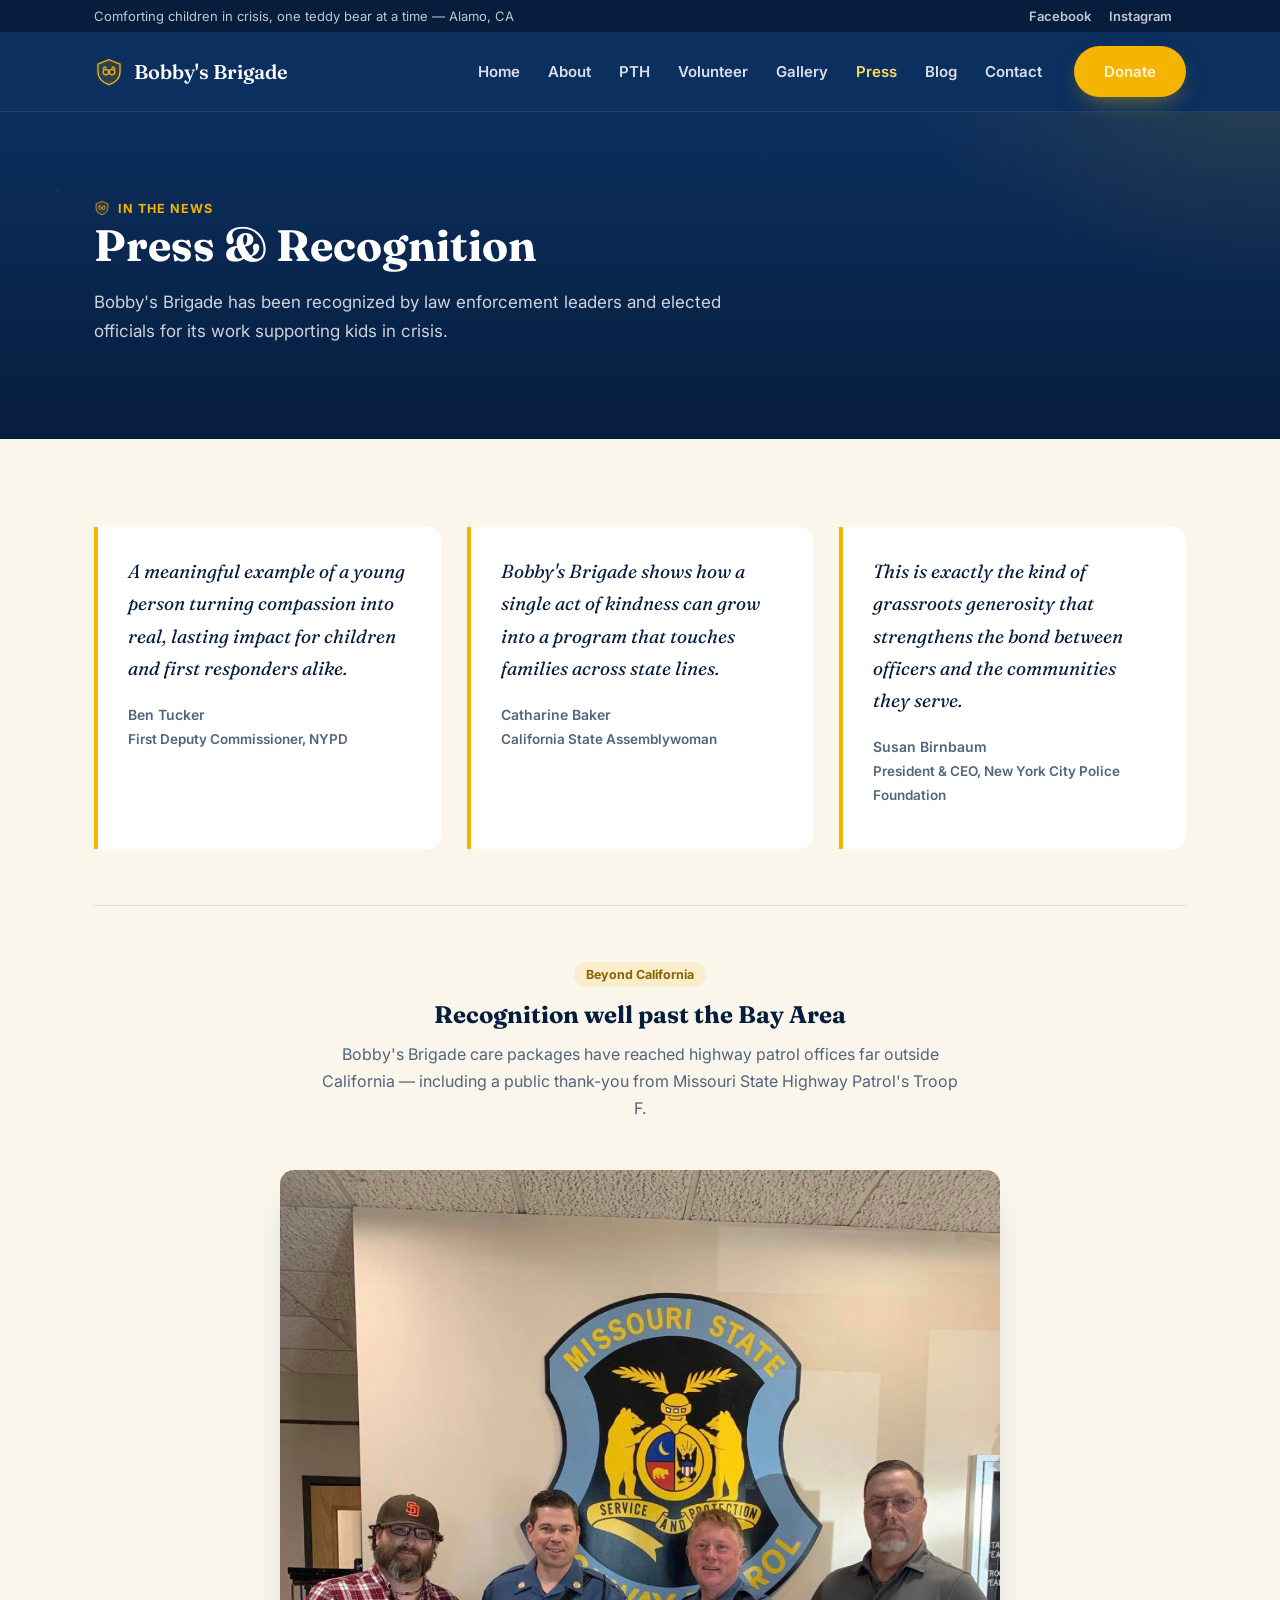
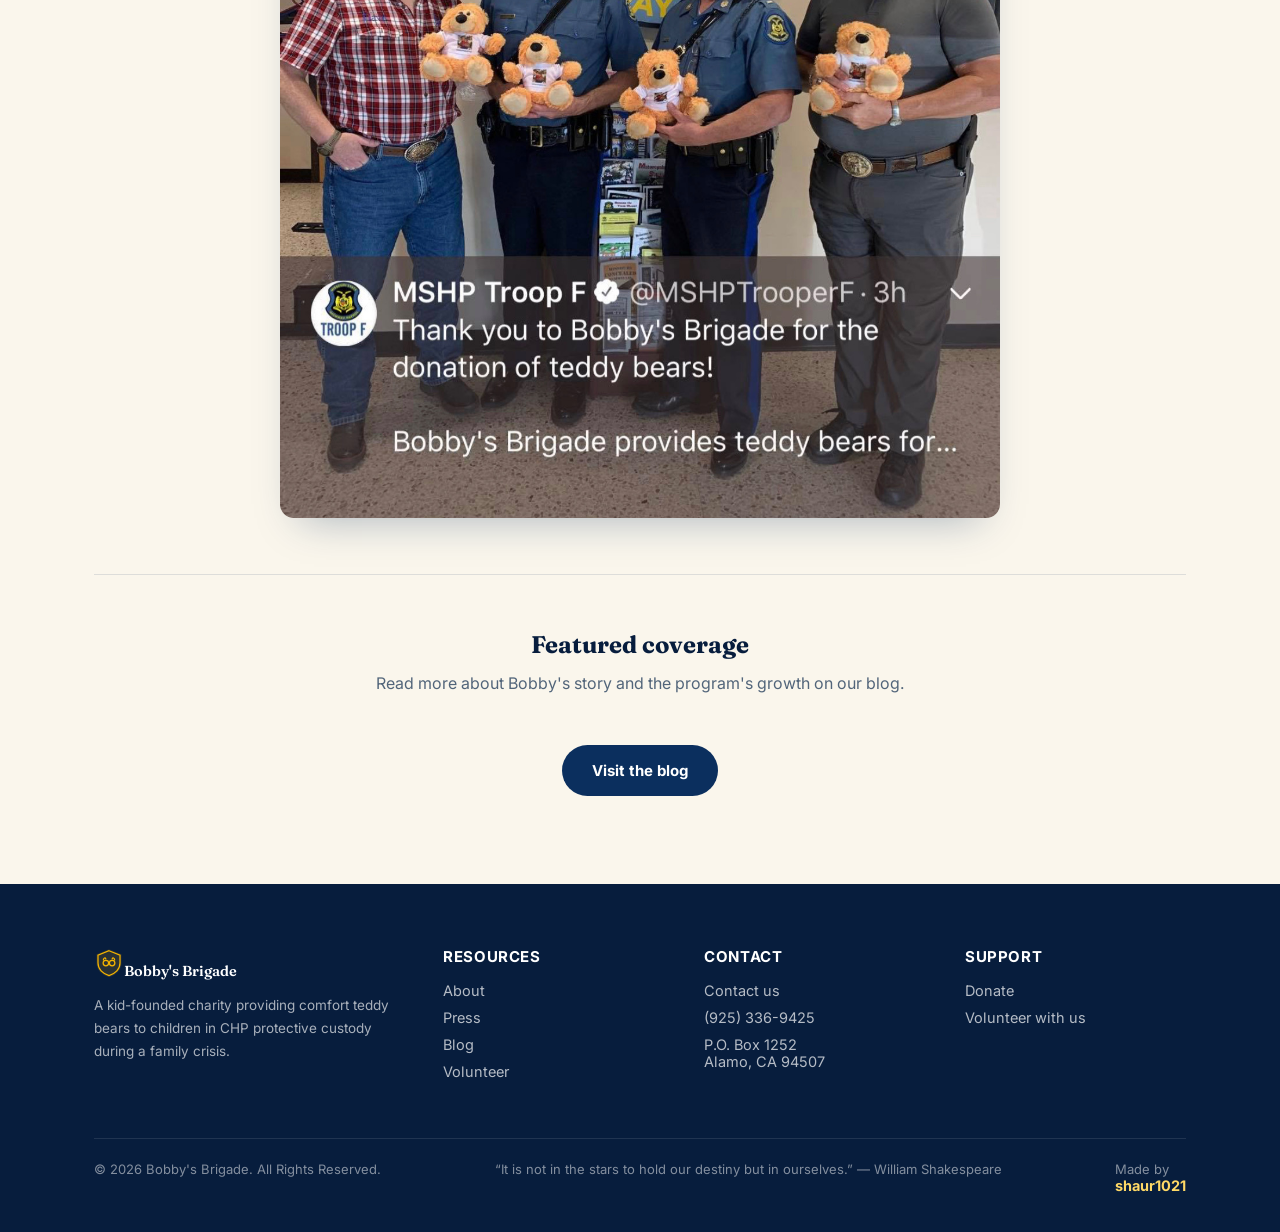
<file: press.html>
<!DOCTYPE html>
<html lang="en">
<head>
<meta charset="UTF-8">
<meta name="viewport" content="width=device-width, initial-scale=1.0">
<title>Press | Bobby's Brigade</title>
<meta name="description" content="Endorsements and press coverage for Bobby's Brigade from law enforcement leaders and elected officials.">
<link rel="canonical" href="https://www.bobbysbrigade.com/press">
<meta property="og:type" content="website">
<meta property="og:title" content="Press | Bobby's Brigade">
<meta property="og:description" content="Endorsements and press coverage for Bobby's Brigade from law enforcement leaders and elected officials.">
<meta property="og:url" content="https://www.bobbysbrigade.com/press">
<meta property="og:site_name" content="Bobby's Brigade">
<meta property="og:image" content="https://www.bobbysbrigade.com/assets/img/og-image.png">
<meta name="twitter:card" content="summary_large_image">
<meta name="twitter:title" content="Press | Bobby's Brigade">
<meta name="twitter:description" content="Endorsements and press coverage for Bobby's Brigade from law enforcement leaders and elected officials.">
<meta name="twitter:image" content="https://www.bobbysbrigade.com/assets/img/og-image.png">
<link rel="icon" type="image/svg+xml" href="assets/img/favicon.svg">
<link rel="apple-touch-icon" href="assets/img/favicon.svg">
<meta name="theme-color" content="#0b2f5e">
<script type="application/ld+json">
{
  "@context": "https://schema.org",
  "@type": "NGO",
  "name": "Bobby's Brigade",
  "url": "https://www.bobbysbrigade.com",
  "logo": "https://www.bobbysbrigade.com/assets/img/favicon.svg",
  "description": "Bobby's Brigade provides comfort teddy bear care packages for children in California Highway Patrol protective custody during a family crisis.",
  "address": {
    "@type": "PostalAddress",
    "postOfficeBoxNumber": "1252",
    "addressLocality": "Alamo",
    "addressRegion": "CA",
    "postalCode": "94507",
    "addressCountry": "US"
  },
  "telephone": "+1-925-336-9425",
  "sameAs": [
    "https://www.facebook.com/BobbysCHPbrigade/",
    "https://www.instagram.com/BobbyandDadsworld/"
  ]
}
</script>
<script type="application/ld+json">
{
  "@context": "https://schema.org",
  "@type": "WebPage",
  "name": "Press | Bobby's Brigade",
  "description": "Endorsements and press coverage for Bobby's Brigade from law enforcement leaders and elected officials.",
  "url": "https://www.bobbysbrigade.com/press",
  "isPartOf": { "@type": "WebSite", "name": "Bobby's Brigade", "url": "https://www.bobbysbrigade.com" }
}
</script>
<link rel="preconnect" href="https://fonts.googleapis.com">
<link rel="preconnect" href="https://fonts.gstatic.com" crossorigin>
<link href="https://fonts.googleapis.com/css2?family=Fraunces:opsz,wght@9..144,500;9..144,600;9..144,700&family=Inter:wght@400;500;600;700;800&display=swap" rel="stylesheet">
<link rel="stylesheet" href="assets/css/style.css">

</head>
<body>
<header class="site-header">
  <div class="topline">
    <div class="container">
      <span>Comforting children in crisis, one teddy bear at a time — Alamo, CA</span>
      <span class="social">
        <a href="https://www.facebook.com/BobbysCHPbrigade/" target="_blank" rel="noopener">Facebook</a>
        <a href="https://www.instagram.com/BobbyandDadsworld/" target="_blank" rel="noopener">Instagram</a>
      </span>
    </div>
  </div>
  <nav class="main-nav">
    <div class="container">
      <a href="/" class="brand"><svg class="badge-mark" viewBox="0 0 48 48" fill="none" xmlns="http://www.w3.org/2000/svg" aria-hidden="true">
<path d="M24 2 L44 10 V24 C44 35 35.5 43.5 24 46.5 C12.5 43.5 4 35 4 24 V10 Z" fill="currentColor" opacity="0.14"/>
<path d="M24 4.4 L41.6 11.4 V24 C41.6 33.8 34.1 41.3 24 44.1 C13.9 41.3 6.4 33.8 6.4 24 V11.4 Z" stroke="currentColor" stroke-width="2"/>
<circle cx="19" cy="24" r="4.4" stroke="currentColor" stroke-width="2"/>
<circle cx="29" cy="24" r="4.4" stroke="currentColor" stroke-width="2"/>
<path d="M15 19 C15.5 15.5 18 15 19 17.5" stroke="currentColor" stroke-width="2" stroke-linecap="round"/>
<path d="M33 19 C32.5 15.5 30 15 29 17.5" stroke="currentColor" stroke-width="2" stroke-linecap="round"/>
</svg>Bobby's Brigade</a>
      <button class="nav-toggle" aria-label="Toggle menu" aria-expanded="false">&#9776;</button>
      <div class="nav-links">
        <a href="/">Home</a>
<a href="/about">About</a>
<a href="/pth">PTH</a>
<a href="/volunteer">Volunteer</a>
<a href="/gallery">Gallery</a>
<a href="/press" style="color:var(--gold-light)">Press</a>
<a href="/blog">Blog</a>
<a href="/contact">Contact</a>
        <a href="/donate" class="btn btn-gold">Donate</a>
      </div>
    </div>
  </nav>
</header>


<section class="page-hero">
  <div class="container">
    <div class="eyebrow"><svg class="badge-mark" viewBox="0 0 48 48" fill="none" xmlns="http://www.w3.org/2000/svg" aria-hidden="true">
<path d="M24 2 L44 10 V24 C44 35 35.5 43.5 24 46.5 C12.5 43.5 4 35 4 24 V10 Z" fill="currentColor" opacity="0.14"/>
<path d="M24 4.4 L41.6 11.4 V24 C41.6 33.8 34.1 41.3 24 44.1 C13.9 41.3 6.4 33.8 6.4 24 V11.4 Z" stroke="currentColor" stroke-width="2"/>
<circle cx="19" cy="24" r="4.4" stroke="currentColor" stroke-width="2"/>
<circle cx="29" cy="24" r="4.4" stroke="currentColor" stroke-width="2"/>
<path d="M15 19 C15.5 15.5 18 15 19 17.5" stroke="currentColor" stroke-width="2" stroke-linecap="round"/>
<path d="M33 19 C32.5 15.5 30 15 29 17.5" stroke="currentColor" stroke-width="2" stroke-linecap="round"/>
</svg>In the News</div>
    <h1>Press &amp; Recognition</h1>
    <p>Bobby's Brigade has been recognized by law enforcement leaders and elected officials for its work supporting kids in crisis.</p>
  </div>
</section>
<section>
  <div class="container">
    <div class="grid grid-3">
      <div class="quote-card" data-reveal>
        <p class="quote-text">A meaningful example of a young person turning compassion into real, lasting impact for children and first responders alike.</p>
        <p class="attribution">Ben Tucker<br><span class="small">First Deputy Commissioner, NYPD</span></p>
      </div>
      <div class="quote-card" data-reveal>
        <p class="quote-text">Bobby's Brigade shows how a single act of kindness can grow into a program that touches families across state lines.</p>
        <p class="attribution">Catharine Baker<br><span class="small">California State Assemblywoman</span></p>
      </div>
      <div class="quote-card" data-reveal>
        <p class="quote-text">This is exactly the kind of grassroots generosity that strengthens the bond between officers and the communities they serve.</p>
        <p class="attribution">Susan Birnbaum<br><span class="small">President &amp; CEO, New York City Police Foundation</span></p>
      </div>
    </div>
    <div class="divider"></div>
    <div class="section-head">
      <span class="tag-pill">Beyond California</span>
      <h2>Recognition well past the Bay Area</h2>
      <p>Bobby's Brigade care packages have reached highway patrol offices far outside California &mdash; including a public thank-you from Missouri State Highway Patrol's Troop F.</p>
    </div>
    <div class="photo-band" style="max-width:720px;margin:0 auto 56px;" data-reveal>
      <img src="assets/img/troop-f-thankyou.jpg" alt="Missouri State Highway Patrol Troop F officers holding donated teddy bears, thanking Bobby's Brigade">
    </div>
    <div class="divider"></div>
    <div class="section-head">
      <h2>Featured coverage</h2>
      <p>Read more about Bobby's story and the program's growth on our blog.</p>
    </div>
    <div class="text-center">
      <a href="/blog" class="btn btn-navy">Visit the blog</a>
    </div>
  </div>
</section>


<footer class="site-footer">
  <div class="container">
    <div class="grid-4">
      <div>
        <a href="/" class="brand" style="color:var(--white);"><svg class="badge-mark" viewBox="0 0 48 48" fill="none" xmlns="http://www.w3.org/2000/svg" aria-hidden="true">
<path d="M24 2 L44 10 V24 C44 35 35.5 43.5 24 46.5 C12.5 43.5 4 35 4 24 V10 Z" fill="currentColor" opacity="0.14"/>
<path d="M24 4.4 L41.6 11.4 V24 C41.6 33.8 34.1 41.3 24 44.1 C13.9 41.3 6.4 33.8 6.4 24 V11.4 Z" stroke="currentColor" stroke-width="2"/>
<circle cx="19" cy="24" r="4.4" stroke="currentColor" stroke-width="2"/>
<circle cx="29" cy="24" r="4.4" stroke="currentColor" stroke-width="2"/>
<path d="M15 19 C15.5 15.5 18 15 19 17.5" stroke="currentColor" stroke-width="2" stroke-linecap="round"/>
<path d="M33 19 C32.5 15.5 30 15 29 17.5" stroke="currentColor" stroke-width="2" stroke-linecap="round"/>
</svg>Bobby's Brigade</a>
        <p class="small" style="color:rgba(255,255,255,.65);max-width:36ch;">A kid-founded charity providing comfort teddy bears to children in CHP protective custody during a family crisis.</p>
      </div>
      <div>
        <h4>Resources</h4>
        <a href="/about">About</a>
        <a href="/press">Press</a>
        <a href="/blog">Blog</a>
        <a href="/volunteer">Volunteer</a>
      </div>
      <div>
        <h4>Contact</h4>
        <a href="/contact">Contact us</a>
        <a href="tel:925-336-9425">(925) 336-9425</a>
        <span style="display:block;font-size:14.5px;color:rgba(255,255,255,.7);">P.O. Box 1252<br>Alamo, CA 94507</span>
      </div>
      <div>
        <h4>Support</h4>
        <a href="/donate">Donate</a>
        <a href="/volunteer">Volunteer with us</a>
      </div>
    </div>
    <div class="footer-bottom">
      <span>&copy; 2026 Bobby's Brigade. All Rights Reserved.</span>
      <span>&ldquo;It is not in the stars to hold our destiny but in ourselves.&rdquo; &mdash; William Shakespeare</span>
      <span>Made by <a href="/made-by" style="color:var(--gold-light);font-weight:700;">shaur1021</a></span>
    </div>
  </div>
</footer>

<script src="assets/js/main.js"></script>

</body>
</html>
</file>
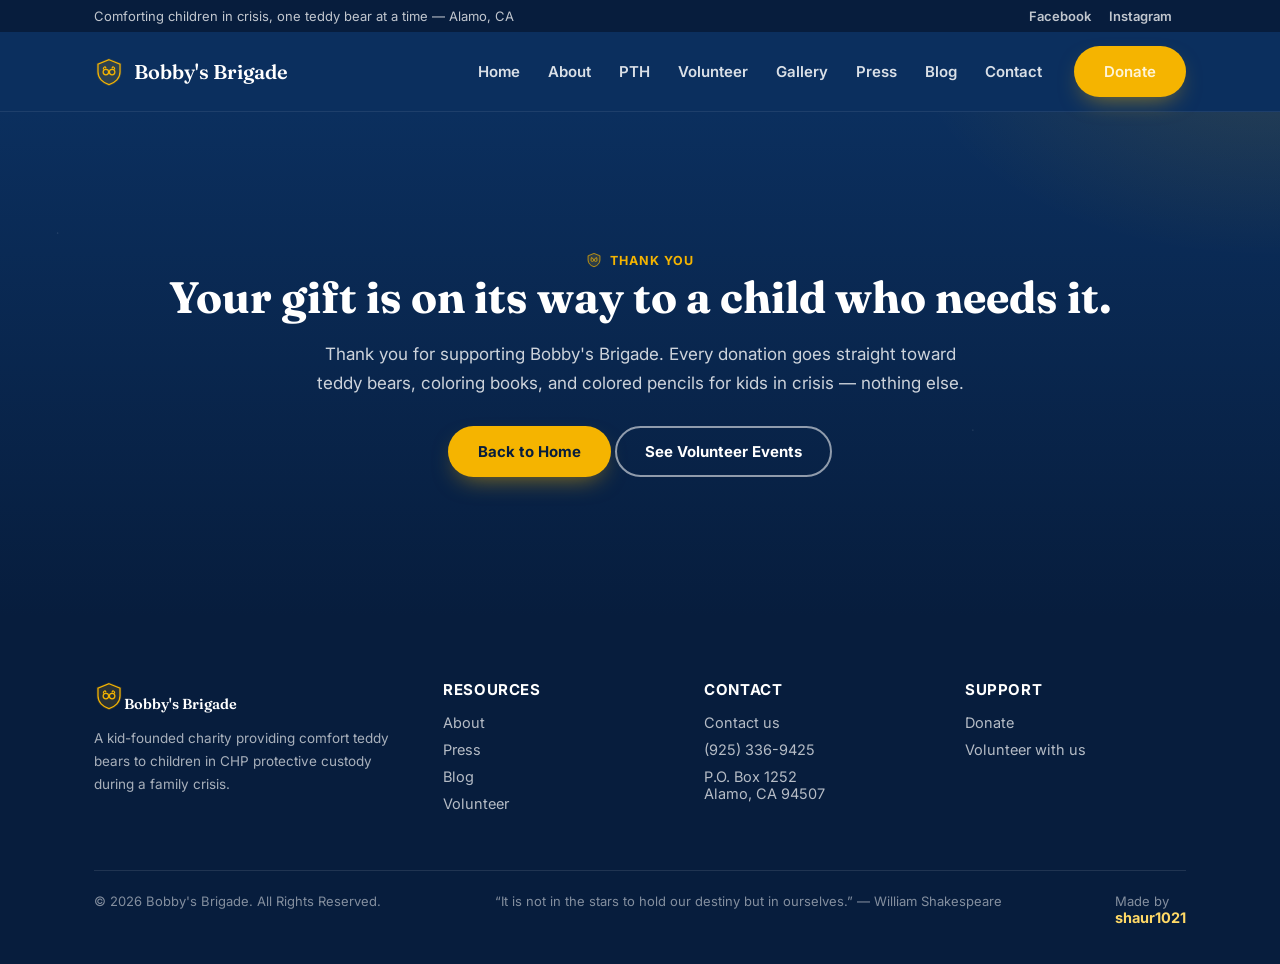
<file: thank-you.html>
<!DOCTYPE html>
<html lang="en">
<head>
<meta charset="UTF-8">
<meta name="viewport" content="width=device-width, initial-scale=1.0">
<title>Thank You | Bobby's Brigade</title>
<meta name="description" content="Thank you for your donation to Bobby's Brigade — your gift funds comfort care packages for children in crisis.">
<link rel="canonical" href="https://www.bobbysbrigade.com/thank-you">
<meta property="og:type" content="website">
<meta property="og:title" content="Thank You | Bobby's Brigade">
<meta property="og:description" content="Thank you for your donation to Bobby's Brigade — your gift funds comfort care packages for children in crisis.">
<meta property="og:url" content="https://www.bobbysbrigade.com/thank-you">
<meta property="og:site_name" content="Bobby's Brigade">
<meta property="og:image" content="https://www.bobbysbrigade.com/assets/img/og-image.png">
<meta name="twitter:card" content="summary_large_image">
<meta name="twitter:title" content="Thank You | Bobby's Brigade">
<meta name="twitter:description" content="Thank you for your donation to Bobby's Brigade — your gift funds comfort care packages for children in crisis.">
<meta name="twitter:image" content="https://www.bobbysbrigade.com/assets/img/og-image.png">
<meta name="robots" content="noindex">
<link rel="icon" type="image/svg+xml" href="assets/img/favicon.svg">
<link rel="apple-touch-icon" href="assets/img/favicon.svg">
<meta name="theme-color" content="#0b2f5e">
<script type="application/ld+json">
{
  "@context": "https://schema.org",
  "@type": "NGO",
  "name": "Bobby's Brigade",
  "url": "https://www.bobbysbrigade.com",
  "logo": "https://www.bobbysbrigade.com/assets/img/favicon.svg",
  "description": "Bobby's Brigade provides comfort teddy bear care packages for children in California Highway Patrol protective custody during a family crisis.",
  "address": {
    "@type": "PostalAddress",
    "postOfficeBoxNumber": "1252",
    "addressLocality": "Alamo",
    "addressRegion": "CA",
    "postalCode": "94507",
    "addressCountry": "US"
  },
  "telephone": "+1-925-336-9425",
  "sameAs": [
    "https://www.facebook.com/BobbysCHPbrigade/",
    "https://www.instagram.com/BobbyandDadsworld/"
  ]
}
</script>
<link rel="preconnect" href="https://fonts.googleapis.com">
<link rel="preconnect" href="https://fonts.gstatic.com" crossorigin>
<link href="https://fonts.googleapis.com/css2?family=Fraunces:opsz,wght@9..144,500;9..144,600;9..144,700&family=Inter:wght@400;500;600;700;800&display=swap" rel="stylesheet">
<link rel="stylesheet" href="assets/css/style.css">

</head>
<body>
<header class="site-header">
  <div class="topline">
    <div class="container">
      <span>Comforting children in crisis, one teddy bear at a time — Alamo, CA</span>
      <span class="social">
        <a href="https://www.facebook.com/BobbysCHPbrigade/" target="_blank" rel="noopener">Facebook</a>
        <a href="https://www.instagram.com/BobbyandDadsworld/" target="_blank" rel="noopener">Instagram</a>
      </span>
    </div>
  </div>
  <nav class="main-nav">
    <div class="container">
      <a href="/" class="brand"><svg class="badge-mark" viewBox="0 0 48 48" fill="none" xmlns="http://www.w3.org/2000/svg" aria-hidden="true">
<path d="M24 2 L44 10 V24 C44 35 35.5 43.5 24 46.5 C12.5 43.5 4 35 4 24 V10 Z" fill="currentColor" opacity="0.14"/>
<path d="M24 4.4 L41.6 11.4 V24 C41.6 33.8 34.1 41.3 24 44.1 C13.9 41.3 6.4 33.8 6.4 24 V11.4 Z" stroke="currentColor" stroke-width="2"/>
<circle cx="19" cy="24" r="4.4" stroke="currentColor" stroke-width="2"/>
<circle cx="29" cy="24" r="4.4" stroke="currentColor" stroke-width="2"/>
<path d="M15 19 C15.5 15.5 18 15 19 17.5" stroke="currentColor" stroke-width="2" stroke-linecap="round"/>
<path d="M33 19 C32.5 15.5 30 15 29 17.5" stroke="currentColor" stroke-width="2" stroke-linecap="round"/>
</svg>Bobby's Brigade</a>
      <button class="nav-toggle" aria-label="Toggle menu" aria-expanded="false">&#9776;</button>
      <div class="nav-links">
        <a href="/">Home</a>
<a href="/about">About</a>
<a href="/pth">PTH</a>
<a href="/volunteer">Volunteer</a>
<a href="/gallery">Gallery</a>
<a href="/press">Press</a>
<a href="/blog">Blog</a>
<a href="/contact">Contact</a>
        <a href="/donate" class="btn btn-gold">Donate</a>
      </div>
    </div>
  </nav>
</header>


<section class="page-hero" style="padding:140px 0;">
  <div class="container text-center">
    <div class="eyebrow" style="justify-content:center;"><svg class="badge-mark" viewBox="0 0 48 48" fill="none" xmlns="http://www.w3.org/2000/svg" aria-hidden="true">
<path d="M24 2 L44 10 V24 C44 35 35.5 43.5 24 46.5 C12.5 43.5 4 35 4 24 V10 Z" fill="currentColor" opacity="0.14"/>
<path d="M24 4.4 L41.6 11.4 V24 C41.6 33.8 34.1 41.3 24 44.1 C13.9 41.3 6.4 33.8 6.4 24 V11.4 Z" stroke="currentColor" stroke-width="2"/>
<circle cx="19" cy="24" r="4.4" stroke="currentColor" stroke-width="2"/>
<circle cx="29" cy="24" r="4.4" stroke="currentColor" stroke-width="2"/>
<path d="M15 19 C15.5 15.5 18 15 19 17.5" stroke="currentColor" stroke-width="2" stroke-linecap="round"/>
<path d="M33 19 C32.5 15.5 30 15 29 17.5" stroke="currentColor" stroke-width="2" stroke-linecap="round"/>
</svg>Thank You</div>
    <h1>Your gift is on its way to a child who needs it.</h1>
    <p style="margin:0 auto;">Thank you for supporting Bobby's Brigade. Every donation goes straight toward teddy bears, coloring books, and colored pencils for kids in crisis &mdash; nothing else.</p>
    <div style="margin-top:28px;">
      <a href="/" class="btn btn-gold">Back to Home</a>
      <a href="/volunteer" class="btn btn-outline">See Volunteer Events</a>
    </div>
  </div>
</section>


<footer class="site-footer">
  <div class="container">
    <div class="grid-4">
      <div>
        <a href="/" class="brand" style="color:var(--white);"><svg class="badge-mark" viewBox="0 0 48 48" fill="none" xmlns="http://www.w3.org/2000/svg" aria-hidden="true">
<path d="M24 2 L44 10 V24 C44 35 35.5 43.5 24 46.5 C12.5 43.5 4 35 4 24 V10 Z" fill="currentColor" opacity="0.14"/>
<path d="M24 4.4 L41.6 11.4 V24 C41.6 33.8 34.1 41.3 24 44.1 C13.9 41.3 6.4 33.8 6.4 24 V11.4 Z" stroke="currentColor" stroke-width="2"/>
<circle cx="19" cy="24" r="4.4" stroke="currentColor" stroke-width="2"/>
<circle cx="29" cy="24" r="4.4" stroke="currentColor" stroke-width="2"/>
<path d="M15 19 C15.5 15.5 18 15 19 17.5" stroke="currentColor" stroke-width="2" stroke-linecap="round"/>
<path d="M33 19 C32.5 15.5 30 15 29 17.5" stroke="currentColor" stroke-width="2" stroke-linecap="round"/>
</svg>Bobby's Brigade</a>
        <p class="small" style="color:rgba(255,255,255,.65);max-width:36ch;">A kid-founded charity providing comfort teddy bears to children in CHP protective custody during a family crisis.</p>
      </div>
      <div>
        <h4>Resources</h4>
        <a href="/about">About</a>
        <a href="/press">Press</a>
        <a href="/blog">Blog</a>
        <a href="/volunteer">Volunteer</a>
      </div>
      <div>
        <h4>Contact</h4>
        <a href="/contact">Contact us</a>
        <a href="tel:925-336-9425">(925) 336-9425</a>
        <span style="display:block;font-size:14.5px;color:rgba(255,255,255,.7);">P.O. Box 1252<br>Alamo, CA 94507</span>
      </div>
      <div>
        <h4>Support</h4>
        <a href="/donate">Donate</a>
        <a href="/volunteer">Volunteer with us</a>
      </div>
    </div>
    <div class="footer-bottom">
      <span>&copy; 2026 Bobby's Brigade. All Rights Reserved.</span>
      <span>&ldquo;It is not in the stars to hold our destiny but in ourselves.&rdquo; &mdash; William Shakespeare</span>
      <span>Made by <a href="/made-by" style="color:var(--gold-light);font-weight:700;">shaur1021</a></span>
    </div>
  </div>
</footer>

<script src="assets/js/main.js"></script>

</body>
</html>
</file>
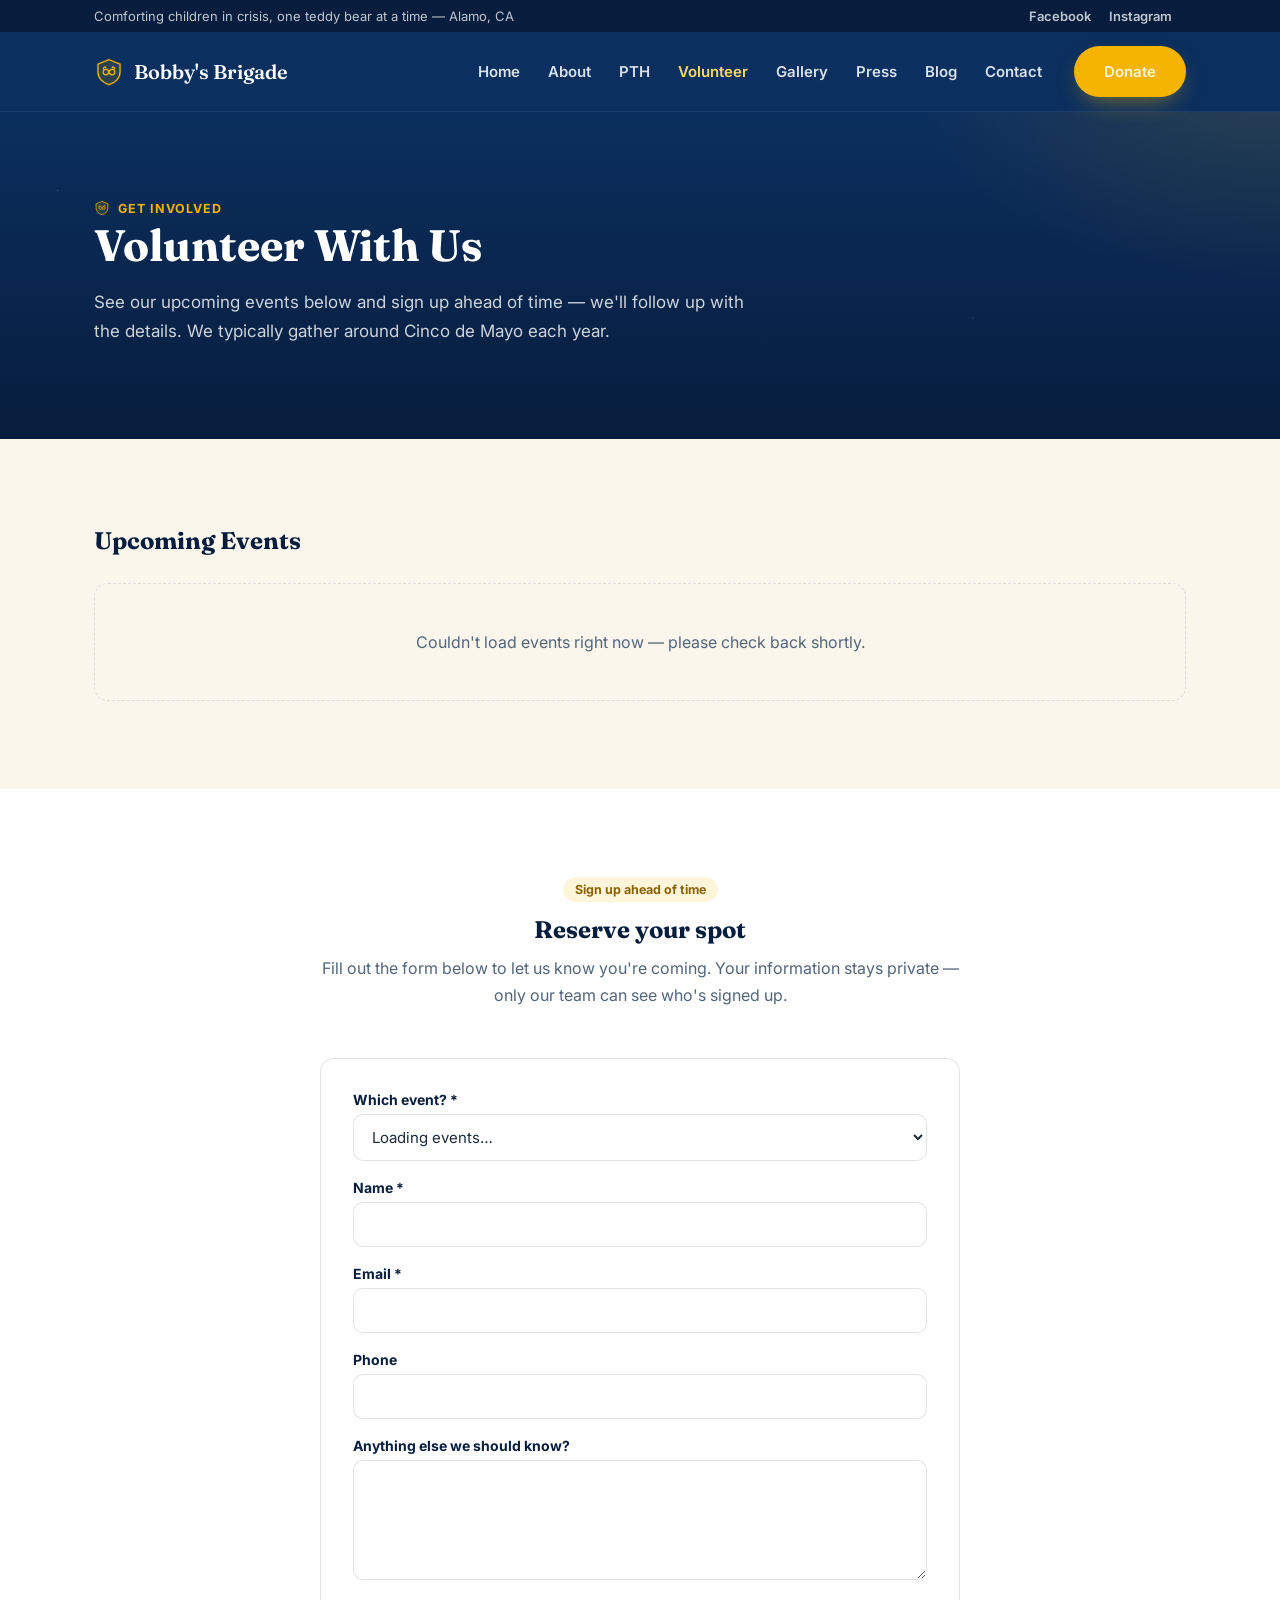
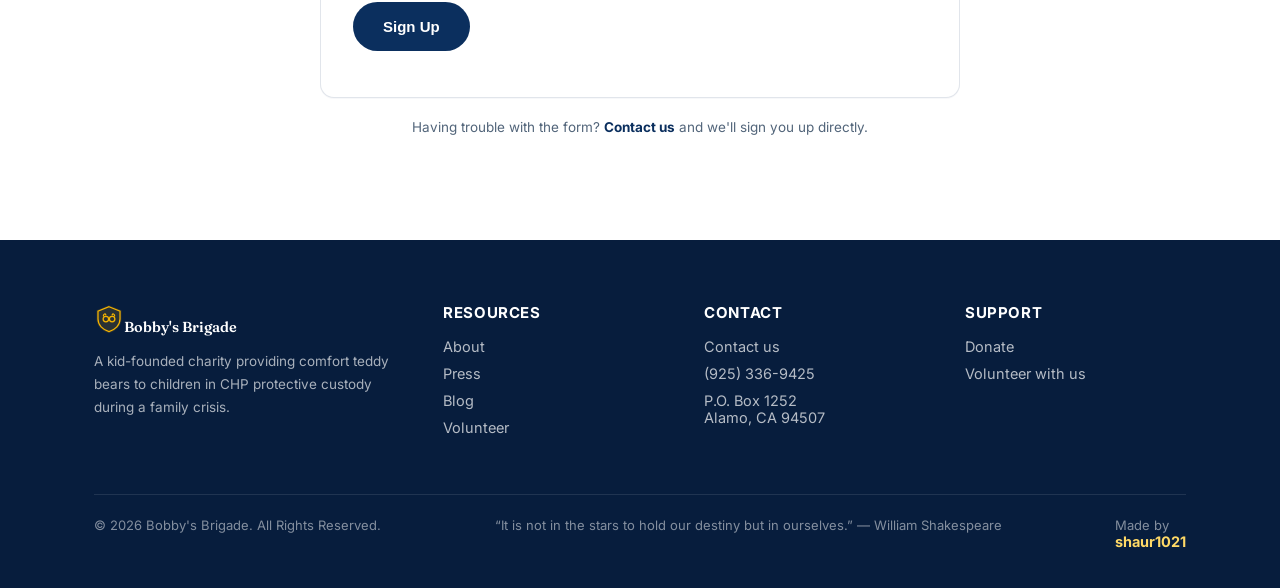
<file: volunteer.html>
<!DOCTYPE html>
<html lang="en">
<head>
<meta charset="UTF-8">
<meta name="viewport" content="width=device-width, initial-scale=1.0">
<title>Volunteer | Bobby's Brigade</title>
<meta name="description" content="See upcoming Bobby's Brigade volunteer events and sign up ahead of time.">
<link rel="canonical" href="https://www.bobbysbrigade.com/volunteer">
<meta property="og:type" content="website">
<meta property="og:title" content="Volunteer | Bobby's Brigade">
<meta property="og:description" content="See upcoming Bobby's Brigade volunteer events and sign up ahead of time.">
<meta property="og:url" content="https://www.bobbysbrigade.com/volunteer">
<meta property="og:site_name" content="Bobby's Brigade">
<meta property="og:image" content="https://www.bobbysbrigade.com/assets/img/og-image.png">
<meta name="twitter:card" content="summary_large_image">
<meta name="twitter:title" content="Volunteer | Bobby's Brigade">
<meta name="twitter:description" content="See upcoming Bobby's Brigade volunteer events and sign up ahead of time.">
<meta name="twitter:image" content="https://www.bobbysbrigade.com/assets/img/og-image.png">
<link rel="icon" type="image/svg+xml" href="assets/img/favicon.svg">
<link rel="apple-touch-icon" href="assets/img/favicon.svg">
<meta name="theme-color" content="#0b2f5e">
<script type="application/ld+json">
{
  "@context": "https://schema.org",
  "@type": "NGO",
  "name": "Bobby's Brigade",
  "url": "https://www.bobbysbrigade.com",
  "logo": "https://www.bobbysbrigade.com/assets/img/favicon.svg",
  "description": "Bobby's Brigade provides comfort teddy bear care packages for children in California Highway Patrol protective custody during a family crisis.",
  "address": {
    "@type": "PostalAddress",
    "postOfficeBoxNumber": "1252",
    "addressLocality": "Alamo",
    "addressRegion": "CA",
    "postalCode": "94507",
    "addressCountry": "US"
  },
  "telephone": "+1-925-336-9425",
  "sameAs": [
    "https://www.facebook.com/BobbysCHPbrigade/",
    "https://www.instagram.com/BobbyandDadsworld/"
  ]
}
</script>
<script type="application/ld+json">
{
  "@context": "https://schema.org",
  "@type": "WebPage",
  "name": "Volunteer | Bobby's Brigade",
  "description": "See upcoming Bobby's Brigade volunteer events and sign up ahead of time.",
  "url": "https://www.bobbysbrigade.com/volunteer",
  "isPartOf": { "@type": "WebSite", "name": "Bobby's Brigade", "url": "https://www.bobbysbrigade.com" }
}
</script>
<link rel="preconnect" href="https://fonts.googleapis.com">
<link rel="preconnect" href="https://fonts.gstatic.com" crossorigin>
<link href="https://fonts.googleapis.com/css2?family=Fraunces:opsz,wght@9..144,500;9..144,600;9..144,700&family=Inter:wght@400;500;600;700;800&display=swap" rel="stylesheet">
<link rel="stylesheet" href="assets/css/style.css">

</head>
<body>
<header class="site-header">
  <div class="topline">
    <div class="container">
      <span>Comforting children in crisis, one teddy bear at a time — Alamo, CA</span>
      <span class="social">
        <a href="https://www.facebook.com/BobbysCHPbrigade/" target="_blank" rel="noopener">Facebook</a>
        <a href="https://www.instagram.com/BobbyandDadsworld/" target="_blank" rel="noopener">Instagram</a>
      </span>
    </div>
  </div>
  <nav class="main-nav">
    <div class="container">
      <a href="/" class="brand"><svg class="badge-mark" viewBox="0 0 48 48" fill="none" xmlns="http://www.w3.org/2000/svg" aria-hidden="true">
<path d="M24 2 L44 10 V24 C44 35 35.5 43.5 24 46.5 C12.5 43.5 4 35 4 24 V10 Z" fill="currentColor" opacity="0.14"/>
<path d="M24 4.4 L41.6 11.4 V24 C41.6 33.8 34.1 41.3 24 44.1 C13.9 41.3 6.4 33.8 6.4 24 V11.4 Z" stroke="currentColor" stroke-width="2"/>
<circle cx="19" cy="24" r="4.4" stroke="currentColor" stroke-width="2"/>
<circle cx="29" cy="24" r="4.4" stroke="currentColor" stroke-width="2"/>
<path d="M15 19 C15.5 15.5 18 15 19 17.5" stroke="currentColor" stroke-width="2" stroke-linecap="round"/>
<path d="M33 19 C32.5 15.5 30 15 29 17.5" stroke="currentColor" stroke-width="2" stroke-linecap="round"/>
</svg>Bobby's Brigade</a>
      <button class="nav-toggle" aria-label="Toggle menu" aria-expanded="false">&#9776;</button>
      <div class="nav-links">
        <a href="/">Home</a>
<a href="/about">About</a>
<a href="/pth">PTH</a>
<a href="/volunteer" style="color:var(--gold-light)">Volunteer</a>
<a href="/gallery">Gallery</a>
<a href="/press">Press</a>
<a href="/blog">Blog</a>
<a href="/contact">Contact</a>
        <a href="/donate" class="btn btn-gold">Donate</a>
      </div>
    </div>
  </nav>
</header>


<section class="page-hero">
  <div class="container">
    <div class="eyebrow"><svg class="badge-mark" viewBox="0 0 48 48" fill="none" xmlns="http://www.w3.org/2000/svg" aria-hidden="true">
<path d="M24 2 L44 10 V24 C44 35 35.5 43.5 24 46.5 C12.5 43.5 4 35 4 24 V10 Z" fill="currentColor" opacity="0.14"/>
<path d="M24 4.4 L41.6 11.4 V24 C41.6 33.8 34.1 41.3 24 44.1 C13.9 41.3 6.4 33.8 6.4 24 V11.4 Z" stroke="currentColor" stroke-width="2"/>
<circle cx="19" cy="24" r="4.4" stroke="currentColor" stroke-width="2"/>
<circle cx="29" cy="24" r="4.4" stroke="currentColor" stroke-width="2"/>
<path d="M15 19 C15.5 15.5 18 15 19 17.5" stroke="currentColor" stroke-width="2" stroke-linecap="round"/>
<path d="M33 19 C32.5 15.5 30 15 29 17.5" stroke="currentColor" stroke-width="2" stroke-linecap="round"/>
</svg>Get Involved</div>
    <h1>Volunteer With Us</h1>
    <p>See our upcoming events below and sign up ahead of time &mdash; we'll follow up with the details. We typically gather around Cinco de Mayo each year.</p>
  </div>
</section>

<section>
  <div class="container">
    <div class="section-head" style="text-align:left;max-width:none;margin-bottom:28px;">
      <h2>Upcoming Events</h2>
    </div>
    <div id="events-list" class="grid" style="gap:18px;">
      <div class="empty-state">Loading events&hellip;</div>
    </div>
  </div>
</section>

<section style="background:var(--white);">
  <div class="container">
    <div class="section-head">
      <span class="tag-pill">Sign up ahead of time</span>
      <h2>Reserve your spot</h2>
      <p>Fill out the form below to let us know you're coming. Your information stays private &mdash; only our team can see who's signed up.</p>
    </div>
    <div class="card" style="max-width:640px;margin:0 auto;padding:32px;">
      <form id="signup-form">
        <div class="form-field">
          <label for="signup-event">Which event? *</label>
          <select id="signup-event" name="eventName" required>
            <option value="">Loading events&hellip;</option>
          </select>
        </div>
        <div class="form-field">
          <label for="signup-name">Name *</label>
          <input type="text" id="signup-name" name="name" required>
        </div>
        <div class="form-field">
          <label for="signup-email">Email *</label>
          <input type="email" id="signup-email" name="email" required>
        </div>
        <div class="form-field">
          <label for="signup-phone">Phone</label>
          <input type="tel" id="signup-phone" name="phone">
        </div>
        <div class="form-field">
          <label for="signup-notes">Anything else we should know?</label>
          <textarea id="signup-notes" name="notes"></textarea>
        </div>
        <button type="submit" class="btn btn-navy">Sign Up</button>
        <p id="signup-status" style="margin-top:14px;font-weight:600;font-size:14.5px;"></p>
      </form>
    </div>
    <p class="small text-center" style="margin-top:18px;">Having trouble with the form? <a href="/contact" style="color:var(--navy);font-weight:700;">Contact us</a> and we'll sign you up directly.</p>
  </div>
</section>


<footer class="site-footer">
  <div class="container">
    <div class="grid-4">
      <div>
        <a href="/" class="brand" style="color:var(--white);"><svg class="badge-mark" viewBox="0 0 48 48" fill="none" xmlns="http://www.w3.org/2000/svg" aria-hidden="true">
<path d="M24 2 L44 10 V24 C44 35 35.5 43.5 24 46.5 C12.5 43.5 4 35 4 24 V10 Z" fill="currentColor" opacity="0.14"/>
<path d="M24 4.4 L41.6 11.4 V24 C41.6 33.8 34.1 41.3 24 44.1 C13.9 41.3 6.4 33.8 6.4 24 V11.4 Z" stroke="currentColor" stroke-width="2"/>
<circle cx="19" cy="24" r="4.4" stroke="currentColor" stroke-width="2"/>
<circle cx="29" cy="24" r="4.4" stroke="currentColor" stroke-width="2"/>
<path d="M15 19 C15.5 15.5 18 15 19 17.5" stroke="currentColor" stroke-width="2" stroke-linecap="round"/>
<path d="M33 19 C32.5 15.5 30 15 29 17.5" stroke="currentColor" stroke-width="2" stroke-linecap="round"/>
</svg>Bobby's Brigade</a>
        <p class="small" style="color:rgba(255,255,255,.65);max-width:36ch;">A kid-founded charity providing comfort teddy bears to children in CHP protective custody during a family crisis.</p>
      </div>
      <div>
        <h4>Resources</h4>
        <a href="/about">About</a>
        <a href="/press">Press</a>
        <a href="/blog">Blog</a>
        <a href="/volunteer">Volunteer</a>
      </div>
      <div>
        <h4>Contact</h4>
        <a href="/contact">Contact us</a>
        <a href="tel:925-336-9425">(925) 336-9425</a>
        <span style="display:block;font-size:14.5px;color:rgba(255,255,255,.7);">P.O. Box 1252<br>Alamo, CA 94507</span>
      </div>
      <div>
        <h4>Support</h4>
        <a href="/donate">Donate</a>
        <a href="/volunteer">Volunteer with us</a>
      </div>
    </div>
    <div class="footer-bottom">
      <span>&copy; 2026 Bobby's Brigade. All Rights Reserved.</span>
      <span>&ldquo;It is not in the stars to hold our destiny but in ourselves.&rdquo; &mdash; William Shakespeare</span>
      <span>Made by <a href="/made-by" style="color:var(--gold-light);font-weight:700;">shaur1021</a></span>
    </div>
  </div>
</footer>

<script src="assets/js/main.js"></script>
<script src="assets/js/volunteer.js"></script>
</body>
</html>
</file>
<file: assets/css/style.css>
/* ============================================================
   Bobby's Brigade — design tokens
   ============================================================ */
:root{
  --navy: #0b2f5e;
  --navy-dark: #071d3d;
  --navy-soft: #12417f;
  --gold: #f5b400;
  --gold-light: #ffd966;
  --cream: #faf6ec;
  --white: #ffffff;
  --ink: #1c2b3a;
  --ink-soft: #52657a;
  --line: rgba(11,47,94,0.12);
  --shadow: 0 20px 40px -20px rgba(11,47,94,0.35);
  --radius: 14px;
  --font-display: "Fraunces", Georgia, serif;
  --font-body: "Inter", -apple-system, BlinkMacSystemFont, "Segoe UI", sans-serif;
}

*{box-sizing:border-box;}
html{scroll-behavior:smooth;}
body{
  margin:0;
  font-family:var(--font-body);
  color:var(--ink);
  background:var(--cream);
  -webkit-font-smoothing:antialiased;
}
img{max-width:100%;display:block;}
a{color:inherit;text-decoration:none;}
h1,h2,h3,h4{font-family:var(--font-display);margin:0 0 .4em;line-height:1.15;color:var(--navy-dark);}
p{margin:0 0 1em;color:var(--ink-soft);line-height:1.7;}
.container{max-width:1140px;margin:0 auto;padding:0 24px;}
section{padding:88px 0;}
@media (max-width:720px){ section{padding:56px 0;} }

:focus-visible{outline:3px solid var(--gold);outline-offset:3px;}
@media (prefers-reduced-motion: reduce){
  *{animation-duration:0.001ms !important; transition-duration:0.001ms !important;}
  .card:hover{transform:none;box-shadow:0 1px 0 rgba(11,47,94,.03);}
  .hero-photo-frame{animation:none;}
}

/* Skip-to-content */
.skip-link{
  position:absolute;top:-100%;left:16px;z-index:100;
  background:var(--gold);color:var(--navy-dark);padding:12px 20px;border-radius:0 0 10px 10px;
  font-weight:700;font-size:14px;transition:top .2s ease;
}
.skip-link:focus{top:0;}

/* ---------- Buttons ---------- */
.btn{
  display:inline-flex;align-items:center;gap:8px;
  padding:14px 28px;border-radius:999px;font-weight:700;font-size:15px;
  border:2px solid transparent;cursor:pointer;transition:transform .15s ease, box-shadow .15s ease;
}
.btn:hover{transform:translateY(-2px);}
.btn-gold{background:var(--gold);color:var(--navy-dark);box-shadow:0 10px 24px -10px rgba(245,180,0,.6);}
.btn-gold:hover{background:var(--gold-light);}
.btn-outline{background:transparent;color:var(--white);border-color:rgba(255,255,255,.55);}
.btn-outline:hover{border-color:var(--gold);color:var(--gold-light);}
.btn-navy{background:var(--navy);color:var(--white);}
.btn-navy:hover{background:var(--navy-soft);}

/* ---------- Badge / signature emblem ---------- */
.badge-mark{display:inline-block;width:1em;height:1em;vertical-align:-0.15em;}
.eyebrow{
  display:inline-flex;align-items:center;gap:8px;
  font-family:var(--font-body);font-weight:700;letter-spacing:.08em;text-transform:uppercase;
  font-size:12.5px;color:var(--gold);
}
.eyebrow .badge-mark{color:var(--gold);width:16px;height:16px;}

/* ---------- Header / nav ---------- */
header.site-header{
  position:sticky;top:0;z-index:50;
  background:var(--navy);
  border-bottom:1px solid rgba(255,255,255,.08);
}
.topline{
  background:var(--navy-dark);color:rgba(255,255,255,.75);font-size:13px;
}
.topline .container{display:flex;justify-content:space-between;align-items:center;padding-top:8px;padding-bottom:8px;}
.topline a{color:rgba(255,255,255,.75);}
.topline a:hover{color:var(--gold-light);}
.topline .social a{margin-right:14px;font-weight:600;}
nav.main-nav{padding:14px 0;}
nav.main-nav .container{display:flex;align-items:center;justify-content:space-between;}
.brand{display:flex;align-items:center;gap:10px;color:var(--white);font-family:var(--font-display);font-weight:600;font-size:20px;}
.brand .badge-mark{width:30px;height:30px;color:var(--gold);}
.nav-links{display:flex;align-items:center;gap:28px;}
.nav-links a{color:rgba(255,255,255,.85);font-weight:600;font-size:15px;}
.nav-links a:hover{color:var(--gold-light);}
.nav-links .btn{margin-left:4px;}
.nav-toggle{display:none;background:none;border:0;color:var(--white);font-size:26px;cursor:pointer;}
@media (max-width:860px){
  .nav-links{
    position:absolute;top:100%;left:0;right:0;background:var(--navy);
    flex-direction:column;align-items:flex-start;gap:0;
    max-height:0;overflow:hidden;transition:max-height .25s ease;
    border-bottom:1px solid rgba(255,255,255,.08);
  }
  .nav-links.open{max-height:420px;}
  .nav-links a, .nav-links .btn{width:100%;padding:14px 24px;border-radius:0;}
  .nav-links .btn{margin:8px 24px;width:calc(100% - 48px);justify-content:center;}
  .nav-toggle{display:block;}
  .topline{display:none;}
}

/* ---------- Hero ---------- */
.hero{
  position:relative;color:var(--white);
  background:radial-gradient(1200px 600px at 85% -10%, rgba(245,180,0,.18), transparent 60%), linear-gradient(180deg, var(--navy) 0%, var(--navy-dark) 100%);
  padding:100px 0 90px;overflow:hidden;
}
.hero::before{
  content:"";position:absolute;inset:-10%;z-index:0;pointer-events:none;
  background-image:
    radial-gradient(2px 2px at 10% 20%, rgba(255,255,255,.18) 0, transparent 60%),
    radial-gradient(2px 2px at 80% 30%, rgba(255,255,255,.14) 0, transparent 60%),
    radial-gradient(2px 2px at 60% 75%, rgba(255,255,255,.16) 0, transparent 60%),
    radial-gradient(2px 2px at 30% 85%, rgba(255,255,255,.12) 0, transparent 60%),
    radial-gradient(2px 2px at 92% 65%, rgba(255,255,255,.14) 0, transparent 60%),
    radial-gradient(680px 420px at 78% 12%, rgba(245,180,0,.10), transparent 65%);
  animation: heroDrift 26s ease-in-out infinite alternate;
}
@keyframes heroDrift{
  0%{ transform:scale(1) translate(0,0); }
  100%{ transform:scale(1.12) translate(-1.5%,1%); }
}
@media (prefers-reduced-motion: reduce){ .hero::before{animation:none;} }
.hero .container{position:relative;z-index:2;display:grid;grid-template-columns:1.1fr .9fr;gap:56px;align-items:center;}
@media (max-width:900px){ .hero .container{grid-template-columns:1fr;} }
.hero h1{color:var(--white);font-size:clamp(34px,5vw,54px);margin-bottom:.3em;}
.hero-checklist{margin:0 0 .3em;}
.hero-checklist .line{
  font-family:var(--font-display);color:var(--white);
  font-size:clamp(24px,4vw,42px);font-weight:600;line-height:1.3;
  display:flex;align-items:flex-start;gap:10px;margin-bottom:6px;
}
.hero-checklist .tick{font-size:0.68em;flex:0 0 auto;line-height:1.3;}
@media (max-width:520px){
  .hero-checklist .line{font-size:20px;gap:8px;}
}
.hero .lede{color:rgba(255,255,255,.82);font-size:18px;max-width:52ch;}
.hero-cta{display:flex;gap:14px;flex-wrap:wrap;margin-top:28px;}
.hero-stats{display:flex;gap:28px;margin-top:44px;flex-wrap:wrap;}
.hero-stats div{border-left:3px solid var(--gold);padding-left:12px;}
.hero-stats strong{display:block;font-family:var(--font-display);font-size:28px;color:var(--gold-light);}
.hero-stats span{font-size:13px;color:rgba(255,255,255,.65);}

.hero-emblem{
  position:relative;z-index:1;
  justify-self:center;width:100%;max-width:340px;aspect-ratio:1/1.05;
  display:flex;align-items:center;justify-content:center;
  animation: emblemFloat 6s ease-in-out infinite;
}
@keyframes emblemFloat{
  0%,100%{ transform:translateY(0px); }
  50%{ transform:translateY(-10px); }
}
@media (prefers-reduced-motion: reduce){ .hero-emblem{animation:none;} }

.page-hero{
  position:relative;overflow:hidden;
  background:linear-gradient(180deg, var(--navy) 0%, var(--navy-dark) 100%);
  color:var(--white);padding:88px 0 76px;
}
.page-hero::before{
  content:"";position:absolute;inset:-15%;z-index:0;pointer-events:none;
  background-image:
    radial-gradient(560px 340px at 88% 0%, rgba(245,180,0,.14), transparent 65%),
    radial-gradient(2px 2px at 15% 30%, rgba(255,255,255,.14) 0, transparent 60%),
    radial-gradient(2px 2px at 70% 60%, rgba(255,255,255,.12) 0, transparent 60%);
  animation: heroDrift 30s ease-in-out infinite alternate;
}
.page-hero .container{position:relative;z-index:1;}
.page-hero h1{color:var(--white);font-size:clamp(30px,4.4vw,44px);}
.page-hero p{color:rgba(255,255,255,.8);max-width:60ch;font-size:17px;}
.section-wave{display:block;width:100%;height:auto;margin-bottom:-1px;}

/* ---------- Cards / sections ---------- */
.section-head{max-width:640px;margin:0 auto 48px;text-align:center;}
.section-head p{margin:12px auto 0;}
.grid{display:grid;gap:26px;}
.grid-3{grid-template-columns:repeat(3,1fr);}
.grid-2{grid-template-columns:repeat(2,1fr);}
@media (max-width:860px){ .grid-3, .grid-2{grid-template-columns:1fr;} }

.card{
  background:var(--white);border-radius:var(--radius);padding:30px;
  border:1px solid var(--line);box-shadow:0 1px 0 rgba(11,47,94,.03);
  transition:transform .18s ease, box-shadow .18s ease;
}
.card:hover{transform:translateY(-4px);box-shadow:var(--shadow);}
.card h3{font-size:20px;}
.card .num{
  display:inline-flex;align-items:center;justify-content:center;
  width:38px;height:38px;border-radius:50%;background:var(--navy);color:var(--gold-light);
  font-family:var(--font-display);font-weight:700;margin-bottom:16px;
}

/* Path strip (real sequence -> numbers justified) */
.path-strip{display:grid;grid-template-columns:repeat(4,1fr);gap:0;position:relative;}
@media (max-width:900px){ .path-strip{grid-template-columns:1fr;gap:24px;} }
.path-strip::before{
  content:"";position:absolute;top:19px;left:6%;right:6%;height:2px;background:var(--line);
}
@media (max-width:900px){ .path-strip::before{display:none;} }
.path-step{position:relative;padding:0 18px;text-align:center;}
@media (max-width:900px){ .path-step{text-align:left;padding:0;display:flex;gap:16px;align-items:flex-start;} }
.path-step .num{position:relative;z-index:2;background:var(--gold);color:var(--navy-dark);}
.path-step h4{font-size:16px;margin:14px 0 6px;}
@media (max-width:900px){ .path-step h4{margin:2px 0 6px;} }
.path-step p{font-size:14.5px;}

/* CTA band */
.cta-band{
  background:linear-gradient(120deg, var(--navy) 0%, var(--navy-soft) 100%);
  color:var(--white);border-radius:20px;padding:56px 48px;
  display:flex;justify-content:space-between;align-items:center;gap:32px;flex-wrap:wrap;
}
.cta-band h2{color:var(--white);margin-bottom:6px;}
.cta-band p{color:rgba(255,255,255,.8);margin:0;}

/* Donate tiers */
.tier-card{
  background:var(--white);border:2px solid var(--line);border-radius:var(--radius);
  padding:28px;text-align:center;position:relative;
}
.tier-card.featured{border-color:var(--gold);box-shadow:var(--shadow);}
.tier-card .amount{font-family:var(--font-display);font-size:34px;color:var(--navy);}
.tier-card .amount span{font-size:15px;color:var(--ink-soft);font-family:var(--font-body);}
.tier-card .impact{font-size:14px;color:var(--ink-soft);margin:8px 0 20px;}
.tier-card .tag{
  position:absolute;top:-12px;left:50%;transform:translateX(-50%);
  background:var(--gold);color:var(--navy-dark);font-size:11px;font-weight:800;
  padding:4px 12px;border-radius:999px;letter-spacing:.05em;text-transform:uppercase;
}
.donate-embed{min-height:44px;}

/* Blockquote / press */
.quote-card{
  background:var(--white);border-left:4px solid var(--gold);border-radius:0 var(--radius) var(--radius) 0;
  padding:28px 30px;
}
.quote-card p.quote-text{font-family:var(--font-display);font-size:19px;color:var(--navy-dark);font-style:italic;}
.quote-card .attribution{color:var(--ink-soft);font-size:14px;font-weight:600;}

/* Timeline (blog) */
.timeline-item{display:grid;grid-template-columns:130px 1fr;gap:24px;padding:26px 0;border-top:1px solid var(--line);}
.timeline-item:first-child{border-top:0;}
@media (max-width:640px){ .timeline-item{grid-template-columns:1fr;gap:6px;} }
.timeline-item .tag{color:var(--gold);font-weight:800;font-size:13px;letter-spacing:.05em;text-transform:uppercase;}

/* Forms */
.form-field{margin-bottom:18px;}
.form-field label{display:block;font-weight:700;font-size:14px;margin-bottom:6px;color:var(--navy-dark);}
.form-field input, .form-field select, .form-field textarea{
  width:100%;padding:12px 14px;border-radius:10px;border:1.5px solid var(--line);
  font-family:var(--font-body);font-size:15px;background:var(--white);color:var(--ink);
}
.form-field textarea{min-height:120px;resize:vertical;}
.form-field input:focus, .form-field select:focus, .form-field textarea:focus{border-color:var(--navy);}

/* Events */
.event-card{
  background:var(--white);border:1px solid var(--line);border-radius:var(--radius);
  padding:24px;display:flex;gap:20px;align-items:flex-start;
}
.event-date{
  flex:0 0 auto;width:70px;text-align:center;background:var(--navy);color:var(--white);
  border-radius:10px;padding:10px 0;
}
.event-date .mon{display:block;font-size:12px;letter-spacing:.06em;text-transform:uppercase;color:var(--gold-light);}
.event-date .day{display:block;font-family:var(--font-display);font-size:24px;}
.event-body h3{font-size:19px;margin-bottom:4px;}
.event-meta{font-size:13.5px;color:var(--ink-soft);margin-bottom:8px;}
.event-meta span{margin-right:14px;}
.empty-state{
  text-align:center;padding:48px 24px;border:1.5px dashed var(--line);border-radius:var(--radius);color:var(--ink-soft);
}

/* Footer */
footer.site-footer{background:var(--navy-dark);color:rgba(255,255,255,.75);padding:64px 0 28px;}
footer.site-footer h4{color:var(--white);font-size:15px;letter-spacing:.04em;text-transform:uppercase;font-family:var(--font-body);margin-bottom:16px;}
footer.site-footer .grid-4{display:grid;grid-template-columns:1.4fr 1fr 1fr 1fr;gap:40px;}
@media (max-width:760px){ footer.site-footer .grid-4{grid-template-columns:1fr 1fr;} }
footer.site-footer a{color:rgba(255,255,255,.7);display:block;margin-bottom:10px;font-size:14.5px;}
footer.site-footer a:hover{color:var(--gold-light);}
footer.site-footer .brand{margin-bottom:14px;}
.footer-bottom{
  border-top:1px solid rgba(255,255,255,.1);margin-top:48px;padding-top:22px;
  display:flex;justify-content:space-between;flex-wrap:wrap;gap:12px;font-size:13px;color:rgba(255,255,255,.5);
}

/* ---------- Photo elements ---------- */
.hero-photo-frame{
  position:relative;z-index:1;border-radius:20px;overflow:hidden;
  box-shadow:0 30px 60px -20px rgba(0,0,0,.5);
  border:3px solid rgba(245,180,0,.35);
  animation: emblemFloat 6s ease-in-out infinite;
}
.hero-photo-frame img{width:100%;height:100%;object-fit:cover;display:block;}
@media (prefers-reduced-motion: reduce){ .hero-photo-frame{animation:none;} }

.photo-band{
  border-radius:var(--radius);overflow:hidden;box-shadow:var(--shadow);
}
.photo-band img{width:100%;height:100%;object-fit:cover;display:block;}

.card-photo{
  width:100%;height:190px;object-fit:cover;border-radius:10px;margin-bottom:16px;
}

.blog-post{display:grid;grid-template-columns:220px 1fr;gap:26px;padding:28px 0;border-top:1px solid var(--line);}
.blog-post:first-child{border-top:0;}
.blog-post img{width:100%;height:150px;object-fit:cover;border-radius:12px;}
@media (max-width:680px){ .blog-post{grid-template-columns:1fr;} .blog-post img{height:200px;} }
.blog-post .tag{color:var(--gold);font-weight:800;font-size:12.5px;letter-spacing:.05em;text-transform:uppercase;}
.blog-post .post-date{color:var(--ink-soft);font-size:13px;margin-left:10px;font-weight:600;}

/* ---------- Gallery ---------- */
.gallery-filters{display:flex;flex-wrap:wrap;gap:10px;justify-content:center;margin-bottom:36px;}
.filter-btn{
  background:var(--white);border:1.5px solid var(--line);color:var(--navy-dark);
  padding:9px 18px;border-radius:999px;font-weight:700;font-size:14px;cursor:pointer;
  transition:background .15s ease, color .15s ease, border-color .15s ease;
}
.filter-btn:hover{border-color:var(--navy);}
.filter-btn.active{background:var(--navy);border-color:var(--navy);color:var(--white);}

.gallery-grid{
  column-count:3;column-gap:18px;
}
@media (max-width:860px){ .gallery-grid{column-count:2;} }
@media (max-width:560px){ .gallery-grid{column-count:1;} }
.gallery-item{
  break-inside:avoid;margin-bottom:18px;border-radius:var(--radius);overflow:hidden;
  background:var(--white);border:1px solid var(--line);
}
.gallery-item img{width:100%;display:block;}
.gallery-item figcaption{
  padding:12px 14px;font-size:13.5px;color:var(--ink-soft);display:flex;justify-content:space-between;gap:10px;
}
.gallery-year{color:var(--gold);font-weight:800;flex:0 0 auto;}

/* Utility */
.text-center{text-align:center;}
.mt-0{margin-top:0;}
.small{font-size:13.5px;color:var(--ink-soft);}
.divider{height:1px;background:var(--line);margin:56px 0;}
.tag-pill{
  display:inline-block;background:rgba(245,180,0,.14);color:#8a6300;
  font-size:12.5px;font-weight:700;padding:5px 12px;border-radius:999px;margin-bottom:14px;
}
</file>
